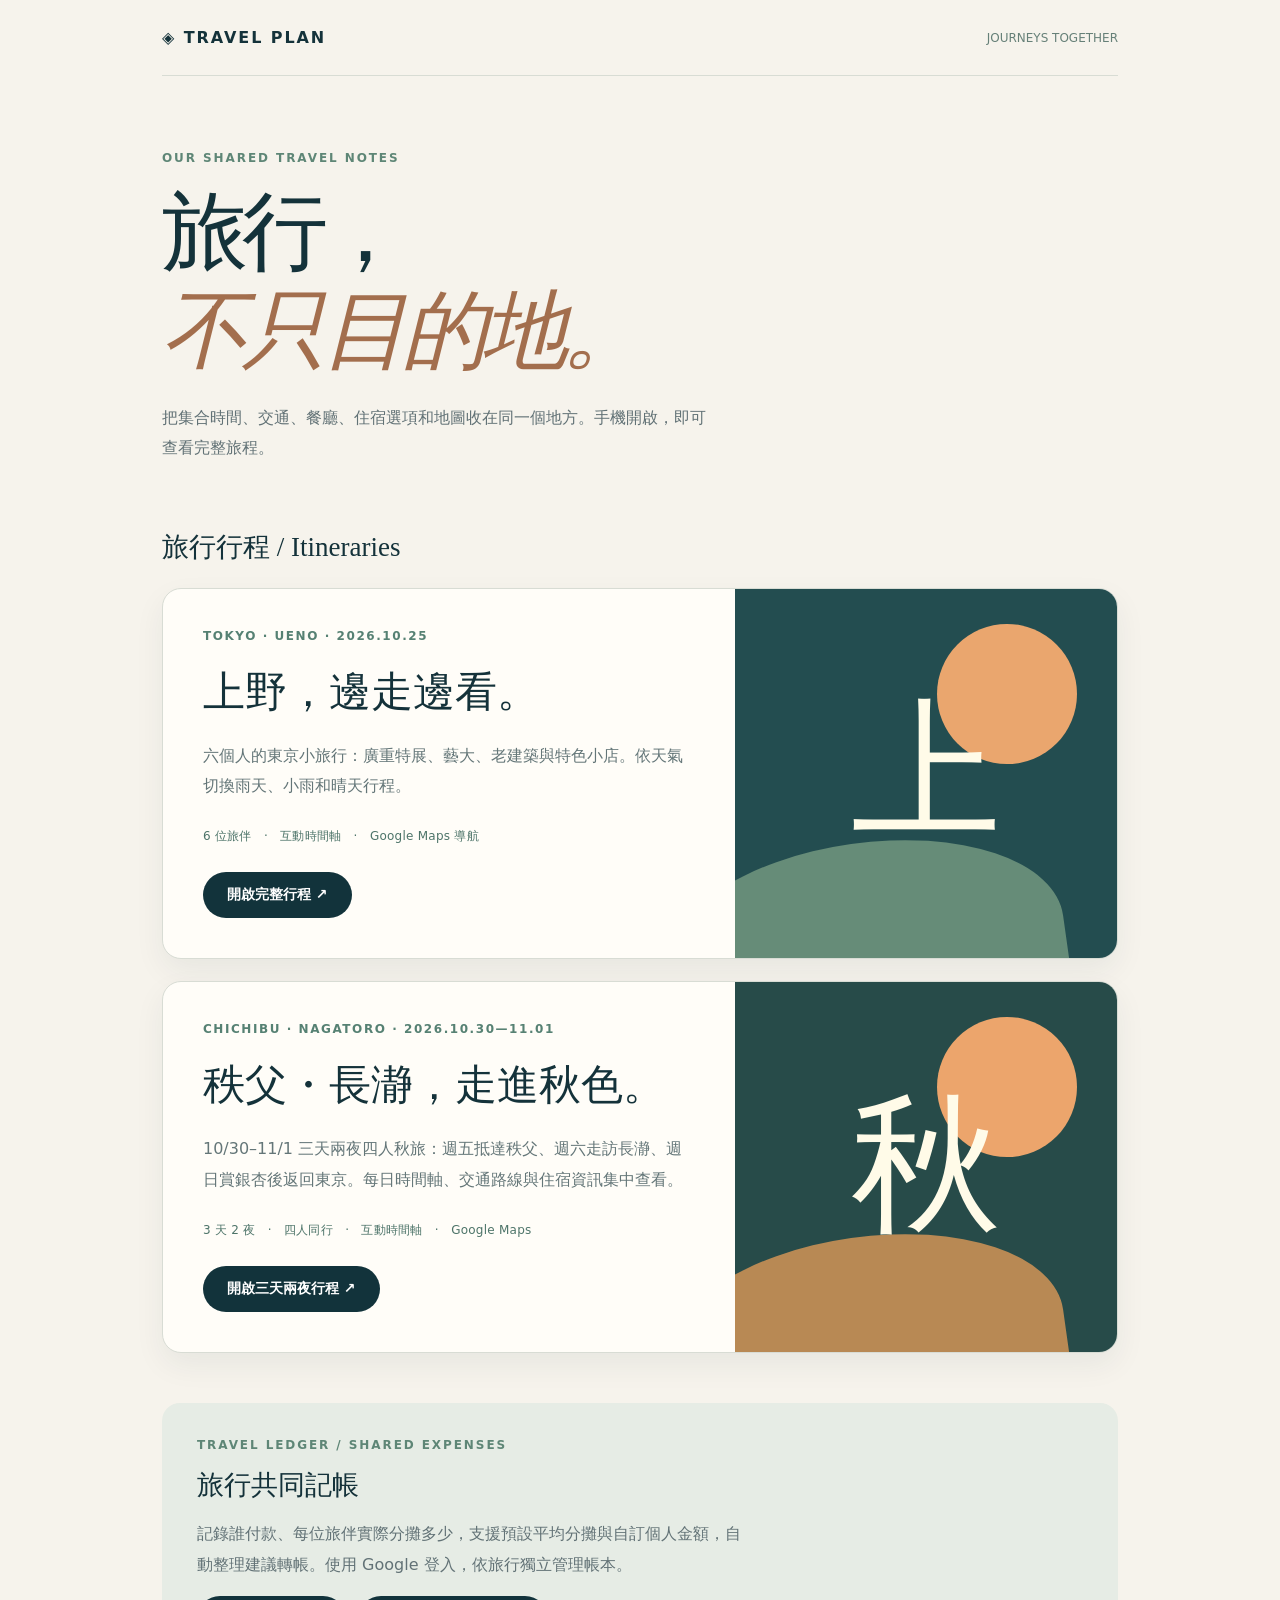
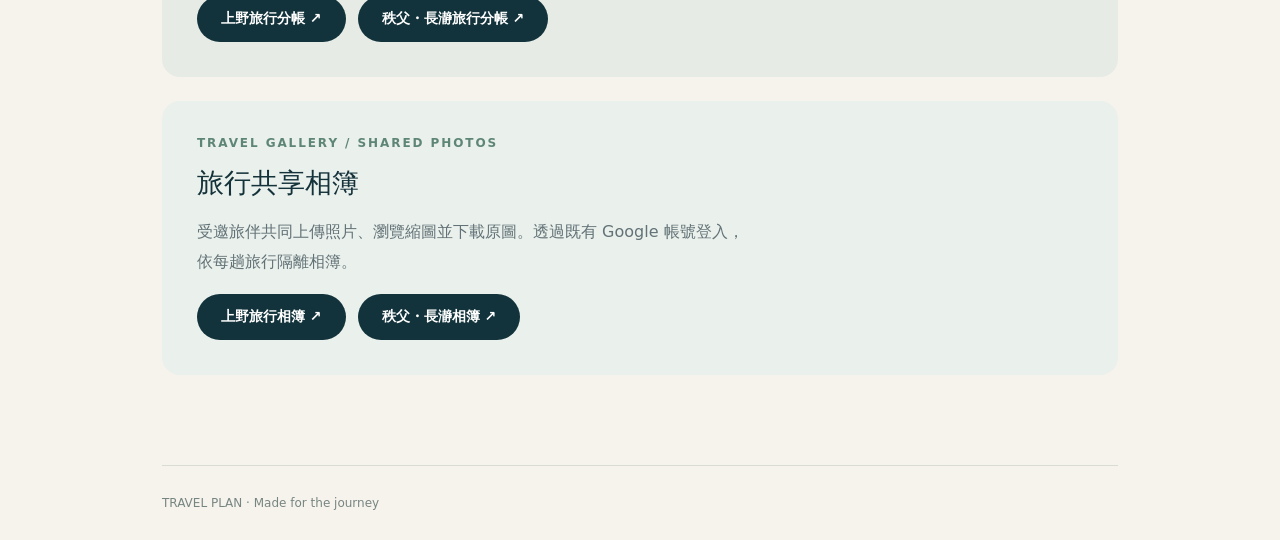
<file: index.html>
<!doctype html>
<html lang="zh-Hant"><head><meta charset="utf-8"><meta name="viewport" content="width=device-width, initial-scale=1"><meta name="theme-color" content="#102c34"><meta name="description" content="旅行行程共享入口"><title>Travel Plan | 旅行計畫</title><style>
:root{font-family:system-ui,-apple-system,"Noto Sans TC",sans-serif;color:#14323a;background:#f6f3ec}*{box-sizing:border-box}body{margin:0}.wrap{max-width:1000px;margin:auto;padding:0 22px}header{display:flex;justify-content:space-between;align-items:center;padding:28px 0;border-bottom:1px solid #d8dcd4}header b{letter-spacing:.12em}header span{font-size:12px;color:#668078}main{padding:75px 0 90px}.eyebrow{font-size:12px;letter-spacing:.16em;color:#5e8676;font-weight:750}h1{font-family:Georgia,serif;font-weight:500;font-size:clamp(50px,7vw,86px);line-height:1.15;letter-spacing:-.07em;margin:18px 0 22px}h1 em{color:#a36e4d;font-weight:400}.lead{color:#627276;line-height:1.9;max-width:550px}h2{font-family:Georgia,serif;font-weight:500;font-size:27px;margin:65px 0 23px}.trip-grid{display:grid;gap:22px}.art.fall{background:#274b49}.art.fall:before{background:#eca56c}.art.fall:after{background:#b88954}.card{display:grid;grid-template-columns:1fr 40%;border:1px solid #d8dcd4;border-radius:19px;overflow:hidden;background:#fffdf8;box-shadow:0 12px 30px #17333d10}.content{padding:40px}.tag{font-size:12px;color:#568173;font-weight:750;letter-spacing:.13em}.card h3{font-family:Georgia,serif;font-size:clamp(29px,4vw,42px);font-weight:500;margin:21px 0}.card p{line-height:1.9;color:#647678}.meta{font-size:12px;letter-spacing:.02em;color:#4d7469;margin:27px 0}.btn{display:inline-block;background:#12333b;color:white;text-decoration:none;border-radius:30px;padding:14px 24px;font-size:14px;font-weight:650}.art{background:#234d50;min-height:330px;display:flex;align-items:center;justify-content:center;position:relative;overflow:hidden}.art:before{content:"";position:absolute;background:#eaa66e;width:140px;height:140px;border-radius:50%;top:35px;right:40px}.art:after{content:"";position:absolute;background:#668c78;width:400px;height:200px;border-radius:50% 50% 0 0;bottom:-85px;left:-70px;transform:rotate(-8deg)}.art span{font-family:serif;color:#fffbe8;font-size:150px;z-index:1}footer{padding:30px 0;border-top:1px solid #d8dcd4;font-size:12px;color:#778582}@media(max-width:650px){main{padding-top:40px}.card{grid-template-columns:1fr}.art{grid-row:1;min-height:200px}.art span{font-size:110px}.content{padding:28px}h2{margin-top:45px}}
</style></head><body><div class="wrap"><header><b>◈ TRAVEL PLAN</b><span>JOURNEYS TOGETHER</span></header><main><div class="eyebrow">OUR SHARED TRAVEL NOTES</div><h1>旅行，<br><em>不只目的地。</em></h1><p class="lead">把集合時間、交通、餐廳、住宿選項和地圖收在同一個地方。手機開啟，即可查看完整旅程。</p><h2>旅行行程 / Itineraries</h2><div class="trip-grid"><article class="card"><div class="content"><div class="tag">TOKYO · UENO · 2026.10.25</div><h3>上野，邊走邊看。</h3><p>六個人的東京小旅行：廣重特展、藝大、老建築與特色小店。依天氣切換雨天、小雨和晴天行程。</p><div class="meta">6 位旅伴　·　互動時間軸　·　Google Maps 導航</div><a class="btn" href="./ueno-trip/">開啟完整行程 ↗</a></div><div class="art"><span>上</span></div></article><article class="card"><div class="content"><div class="tag">CHICHIBU · NAGATORO · 2026.10.30—11.01</div><h3>秩父・長瀞，走進秋色。</h3><p>10/30–11/1 三天兩夜四人秋旅：週五抵達秩父、週六走訪長瀞、週日賞銀杏後返回東京。每日時間軸、交通路線與住宿資訊集中查看。</p><div class="meta">3 天 2 夜　·　四人同行　·　互動時間軸　·　Google Maps</div><a class="btn" href="./chichibu-kawagoe/">開啟三天兩夜行程 ↗</a></div><div class="art fall"><span>秋</span></div></article></div><section aria-label="旅行共同分帳" style="margin-top:50px;padding:35px;background:#e6ece5;border-radius:18px"><div class="eyebrow">TRAVEL LEDGER / SHARED EXPENSES</div><h2 style="margin:15px 0">旅行共同記帳</h2><p class="lead">記錄誰付款、每位旅伴實際分攤多少，支援預設平均分攤與自訂個人金額，自動整理建議轉帳。使用 Google 登入，依旅行獨立管理帳本。</p><div style="display:flex;gap:12px;flex-wrap:wrap"><a class="btn" href="./expense-tracker/?trip=ueno-2026">上野旅行分帳 ↗</a><a class="btn" href="./expense-tracker/?trip=chichibu-kawagoe-2026">秩父・長瀞旅行分帳 ↗</a></div></section><section aria-label="旅行共享相簿" style="margin-top:24px;padding:35px;background:#eaf0ec;border-radius:18px"><div class="eyebrow">TRAVEL GALLERY / SHARED PHOTOS</div><h2 style="margin:15px 0">旅行共享相簿</h2><p class="lead">受邀旅伴共同上傳照片、瀏覽縮圖並下載原圖。透過既有 Google 帳號登入，依每趟旅行隔離相簿。</p><div style="display:flex;gap:12px;flex-wrap:wrap"><a class="btn" href="./photo-gallery/?trip=ueno-2026">上野旅行相簿 ↗</a><a class="btn" href="./photo-gallery/?trip=chichibu-kawagoe-2026">秩父・長瀞相簿 ↗</a></div></section></main><footer>TRAVEL PLAN · Made for the journey</footer></div></body></html>
</file>
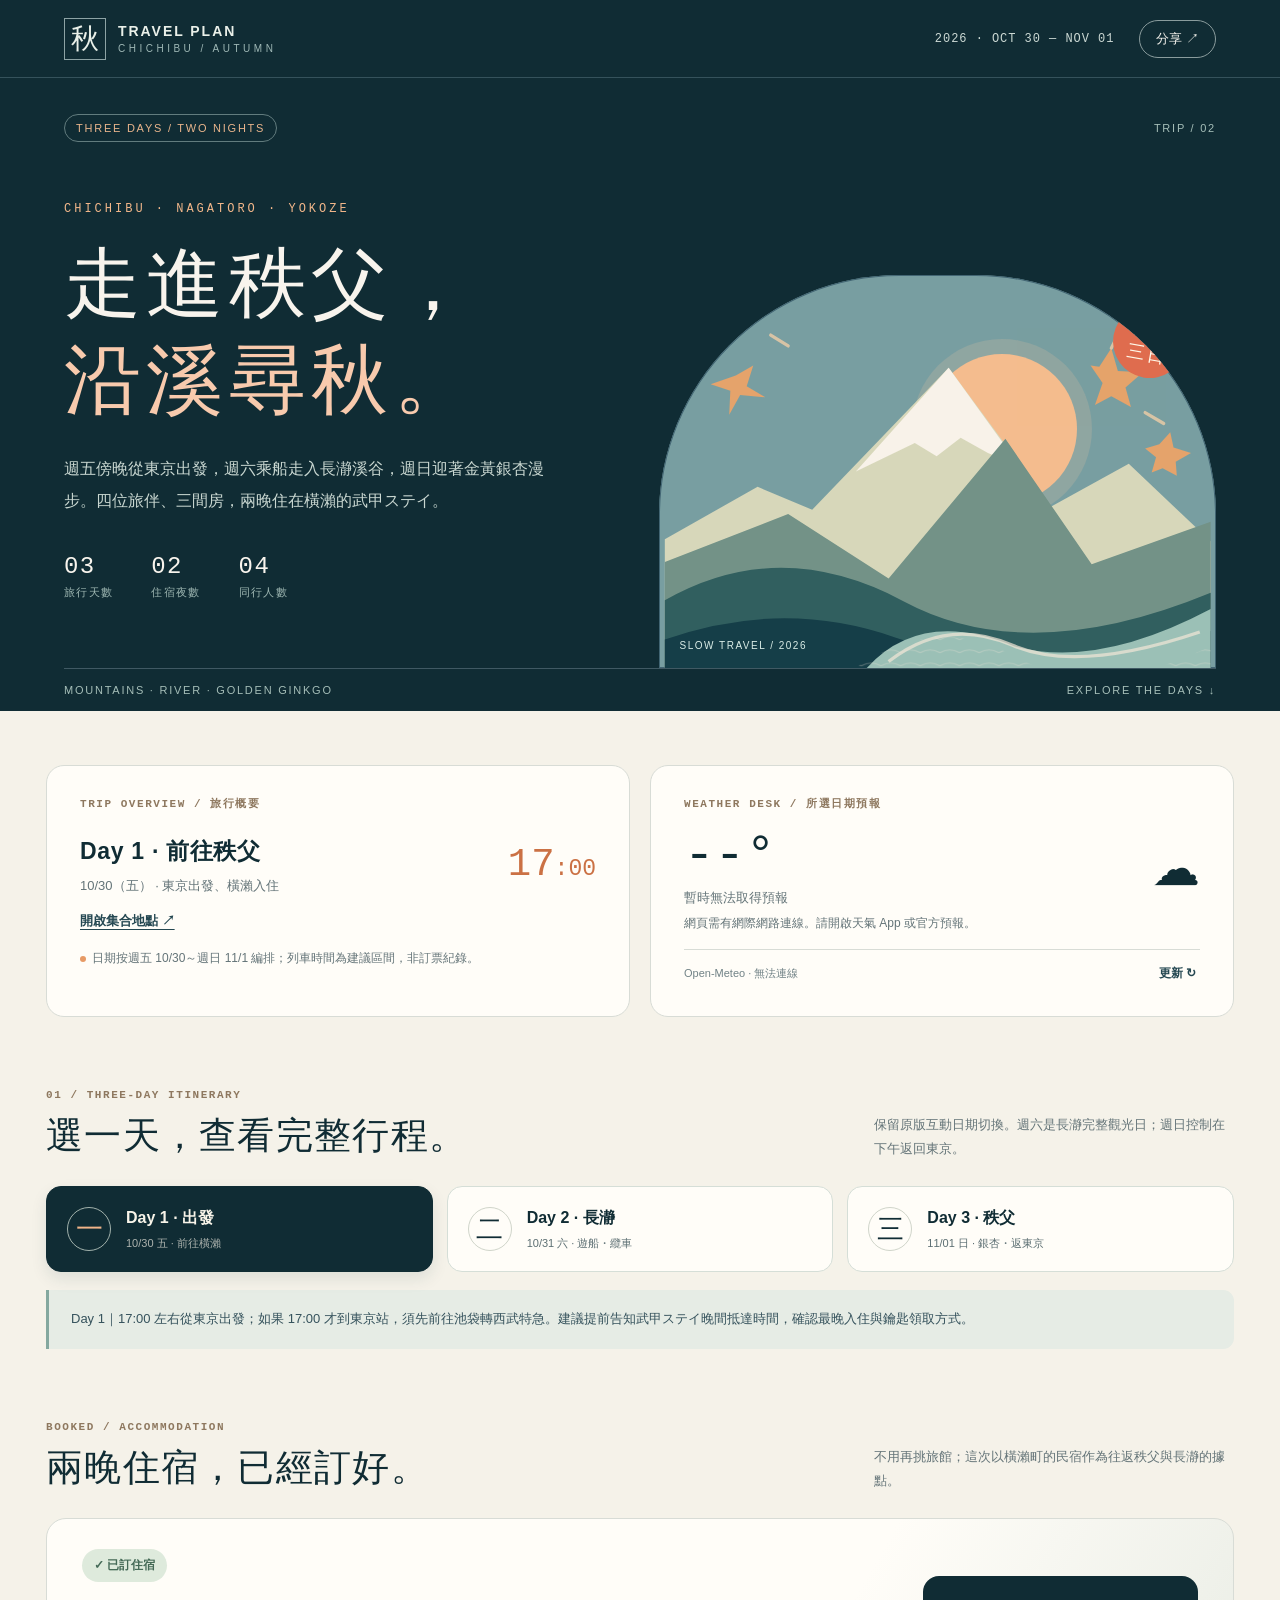
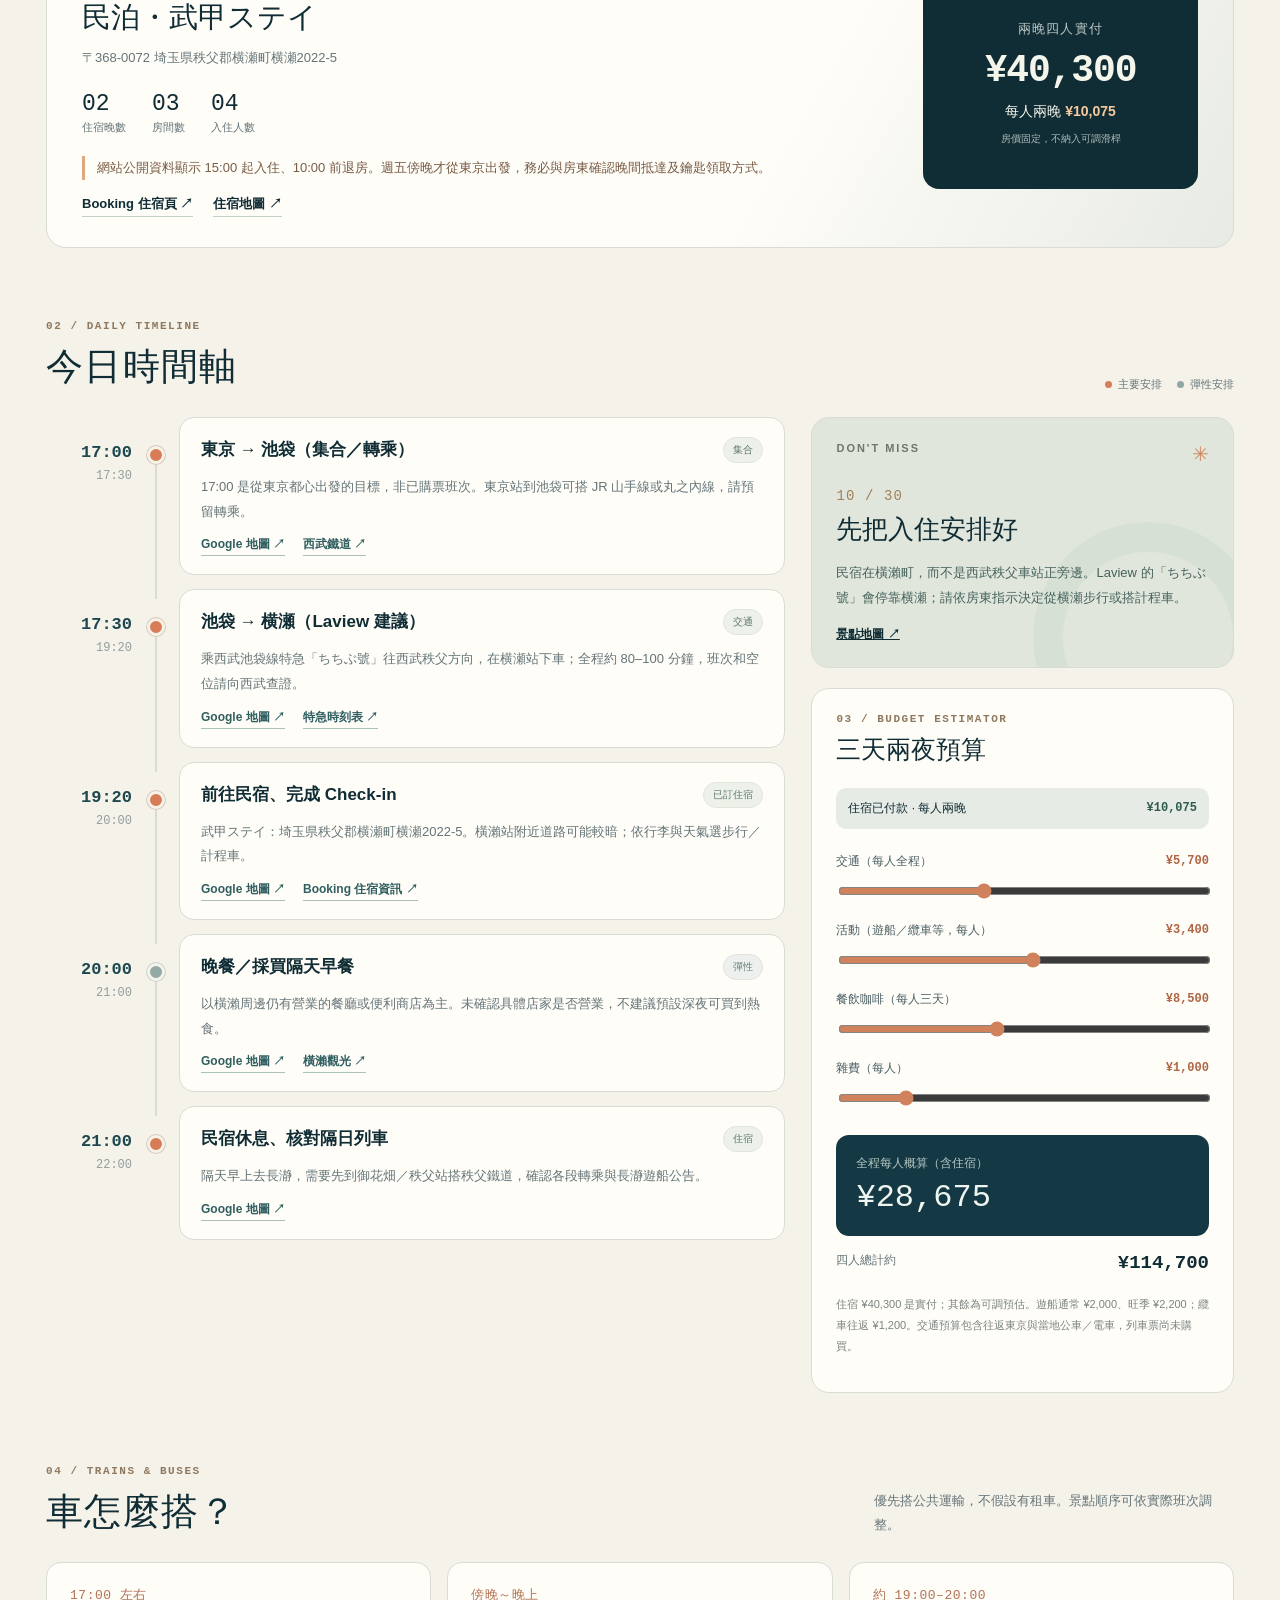
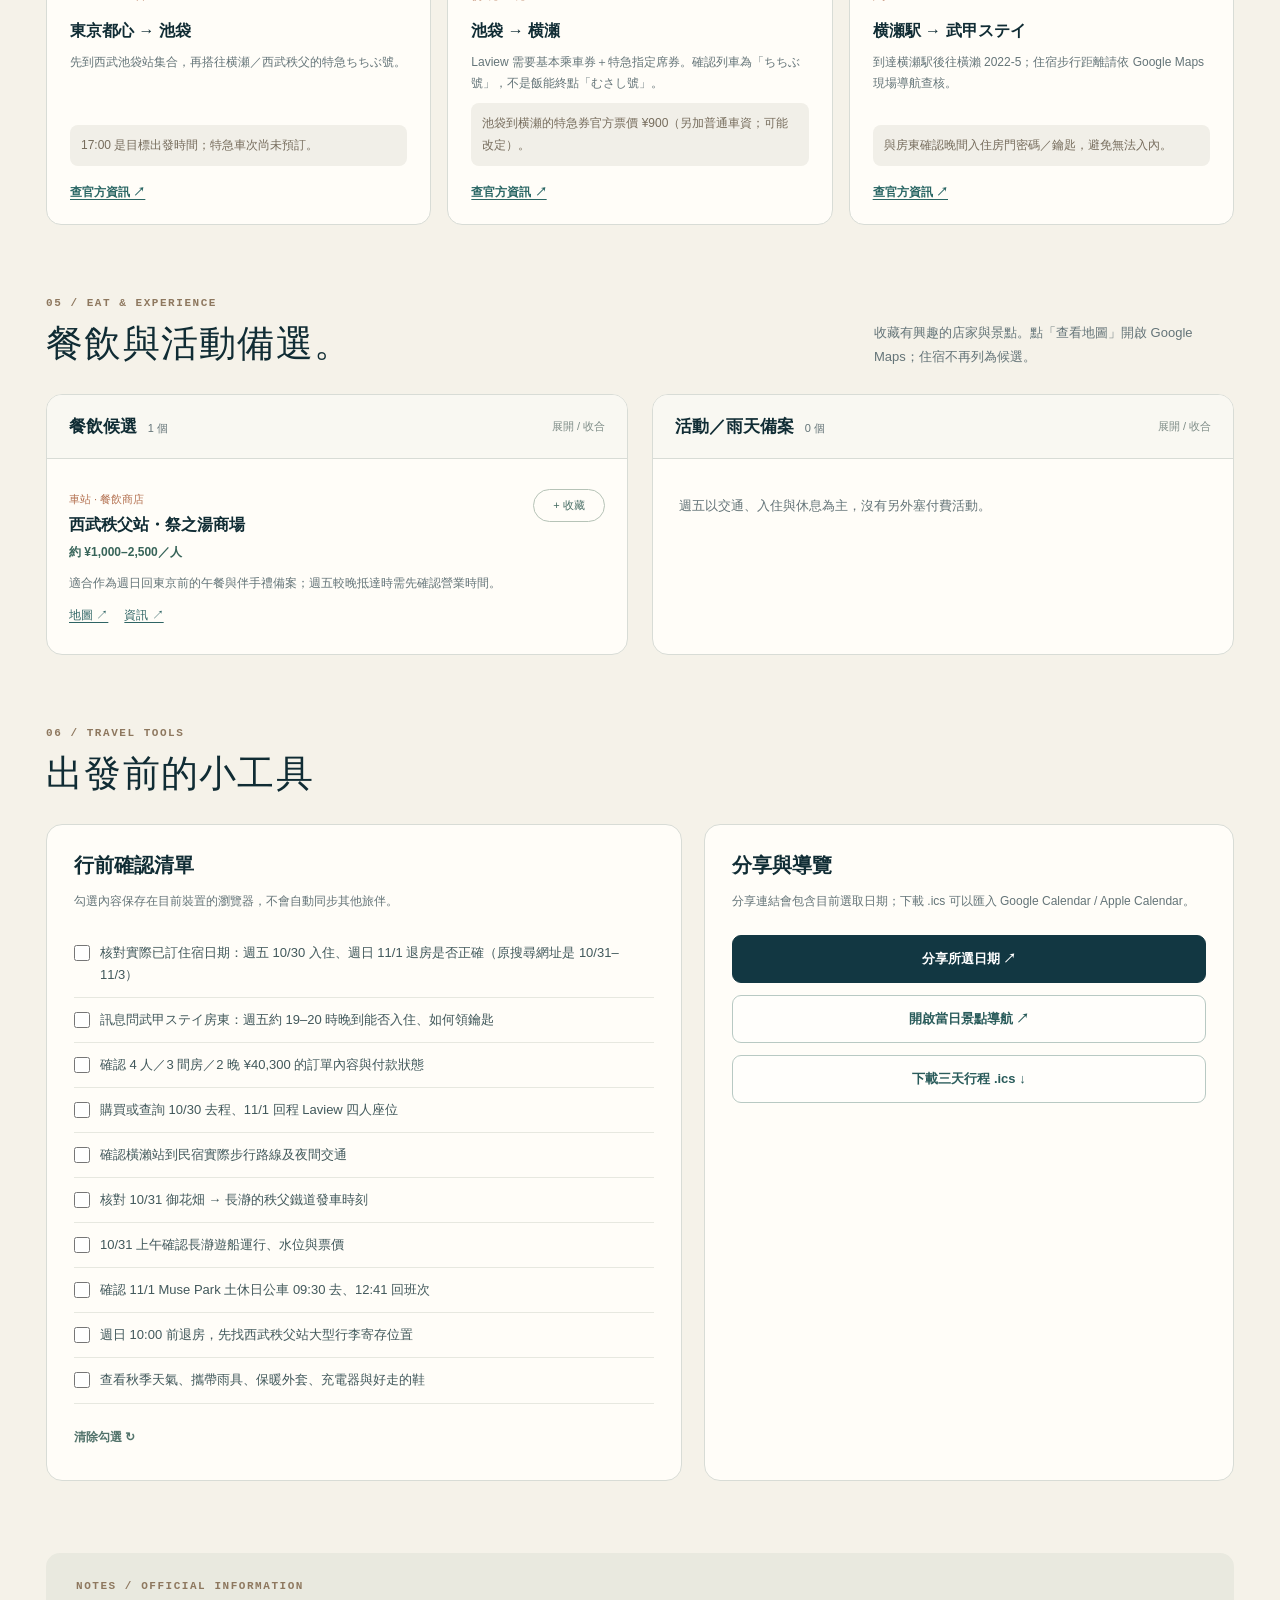
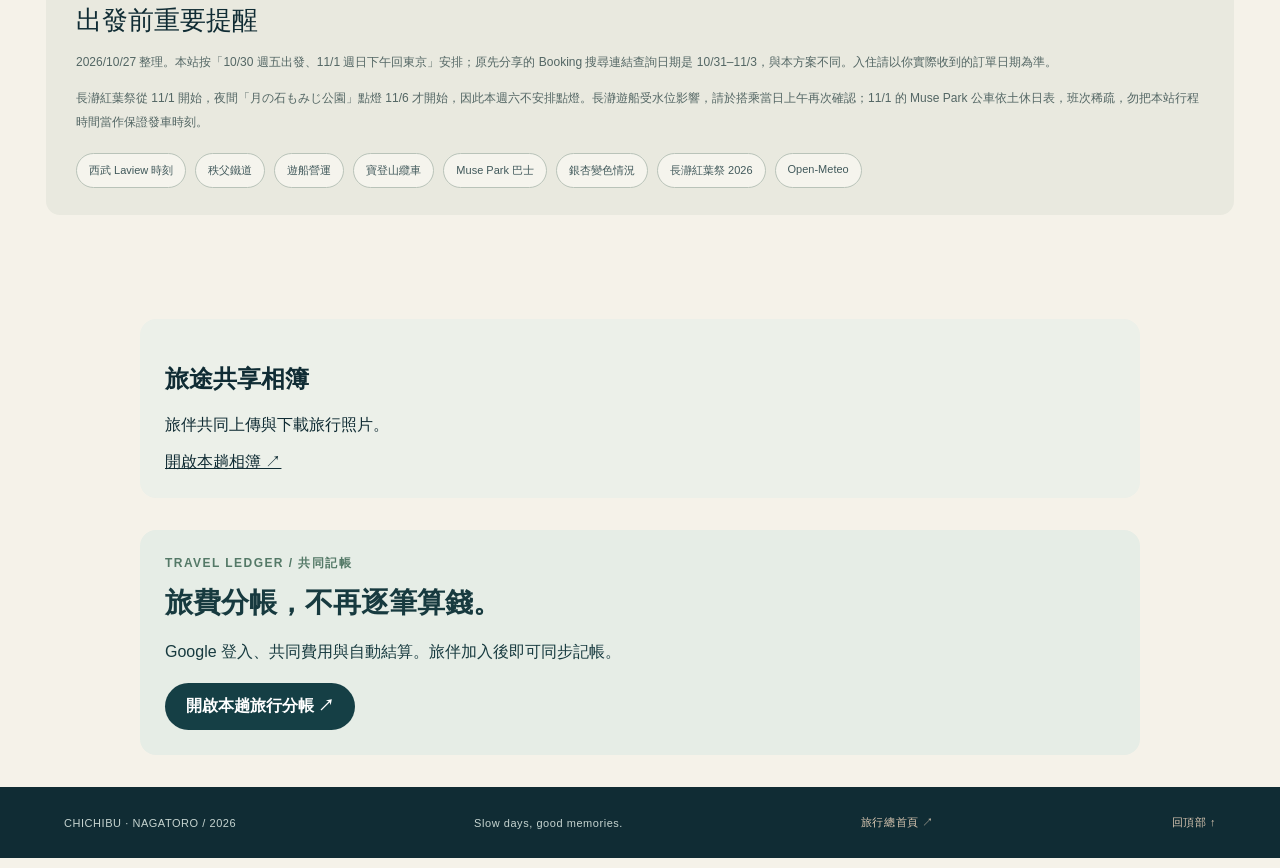
<file: chichibu-kawagoe/index.html>
<!doctype html>
<html lang="zh-Hant">
<head>
<meta charset="UTF-8">
<meta name="viewport" content="width=device-width, initial-scale=1, viewport-fit=cover">
<meta name="theme-color" content="#102c34">
<meta name="description" content="2026/10/30–11/01 秩父・長瀞三天兩夜四人秋日旅行，互動時間軸、交通、武甲ステイ住宿、地圖、預算與行前清單。">
<meta property="og:type" content="website">
<meta property="og:title" content="秩父・長瀞｜三天兩夜秋日旅行">
<meta property="og:description" content="週五傍晚從東京出發，週六走長瀞，週日看秩父銀杏，四人入住已訂的武甲ステイ。">
<title>秩父・長瀞｜2026 秋日三天兩夜</title>
<link rel="icon" href="favicon.svg" type="image/svg+xml">
<link rel="stylesheet" href="styles.css">
<script src="app.js" defer></script>

</head>
<body>
<a class="skip-link" href="#schedule">跳到行程</a>
<header class="site-header">
  <a class="brand" href="../" aria-label="返回 Travel Plan 總首頁">
    <span class="brand-mark" aria-hidden="true">秋</span><span class="brand-caption">TRAVEL PLAN <small>CHICHIBU / AUTUMN</small></span>
  </a>
  <div class="header-actions"><span class="header-date">2026 · OCT 30 — NOV 01</span><button class="header-share" id="shareTop" type="button">分享 ↗</button></div>
</header>
<main id="top">
  <section class="hero" aria-labelledby="hero-title">
    <div class="hero-topline"><span class="pill pill-bright">THREE DAYS / TWO NIGHTS</span><span class="hero-index">TRIP / 02</span></div>
    <div class="hero-grid">
      <div class="hero-copy">
        <div class="kicker">CHICHIBU · NAGATORO · YOKOZE</div>
        <h1 id="hero-title">走進秩父，<br><em>沿溪尋秋。</em></h1>
        <p class="hero-subtitle">週五傍晚從東京出發，週六乘船走入長瀞溪谷，週日迎著金黃銀杏漫步。四位旅伴、三間房，兩晚住在橫瀨的武甲ステイ。</p>
        <div class="hero-meta"><span><b>03</b><small>旅行天數</small></span><span><b>02</b><small>住宿夜數</small></span><span><b>04</b><small>同行人數</small></span></div>
      </div>
      <div class="hero-visual autumn-visual" role="img" aria-label="延續原網站風格的山巒、溪流、夕陽和楓葉插畫">
        <div class="art-rising-sun"></div>
        <svg viewBox="0 0 500 360" xmlns="http://www.w3.org/2000/svg" aria-hidden="true" focusable="false">
          <defs><pattern id="river-lines" width="18" height="12" patternUnits="userSpaceOnUse"><path d="M0 10Q9 5 18 10" fill="none" stroke="#f2e7d8" opacity=".3"/></pattern></defs>
          <path d="M0 242L85 194L135 215L260 85L354 212L425 173L500 244V360H0Z" fill="#d7d7ba"/>
          <path d="M175 180L260 85L325 175L296 163L271 149L249 166L229 154Z" fill="#f8f2e9"/>
          <path d="M0 263L113 219L205 278L312 150L391 265L500 226V360H0Z" fill="#739287"/>
          <path d="M0 298Q105 238 219 299T500 291V360H0Z" fill="#315f5f"/>
          <path d="M0 334Q108 296 211 332T500 326V360H0Z" fill="#153e48"/>
          <path d="M185 360Q235 305 320 340Q396 361 500 306V360Z" fill="#9bc0b6"/>
          <path d="M205 354Q258 313 318 339T490 327" fill="none" stroke="#f2e7d8" stroke-width="3" opacity=".7"/>
          <path d="M174 360Q250 309 322 350T500 340V360Z" fill="url(#river-lines)"/>
          <g fill="#e5a36b"><path d="M65 92l16-9-6 19 17 10-23-2-10 18 1-22-18-6z"/><path d="M398 84l11-17 6 21 23 1-16 14 5 18-18-10-15 8 7-20-11-16z"/><path d="M453 155l10-11 3 14 16 5-14 8 1 13-13-7-10 4 4-14-10-8z"/></g>
          <g stroke="#efcda7" stroke-width="3" stroke-linecap="round" opacity=".8"><path d="M97 55l16 10"/><path d="M417 51l-8 16"/><path d="M440 126l17 10"/></g>
        </svg>
        <div class="visual-stamp">秋旅<br>三日</div><span class="visual-label">SLOW TRAVEL / 2026</span>
      </div>
    </div>
    <div class="hero-bottom"><span>MOUNTAINS · RIVER · GOLDEN GINKGO</span><span>EXPLORE THE DAYS ↓</span></div>
  </section>

  <div class="page-shell">
    <section class="intro-grid" aria-label="旅行概要與天氣">
      <article class="info-card meet-card">
        <div class="section-eyebrow">TRIP OVERVIEW / 旅行概要</div>
        <div class="meet-head"><div><h2 id="overviewTitle">Day 1 · 前往秩父</h2><p id="overviewDate">10/30（五）· 晚間入住</p></div><div class="meet-clock" id="overviewClock">17<span>:00</span></div></div>
        <a class="text-link" id="meetMap" href="https://www.google.com/maps/search/?api=1&query=Tokyo+Station" target="_blank" rel="noopener noreferrer">開啟集合地點 ↗</a>
        <div class="small-note"><span class="tiny-dot"></span>日期按週五 10/30～週日 11/1 編排；列車時間為建議區間，非訂票紀錄。</div>
      </article>
      <article class="info-card weather-card" id="weatherBox">
        <div class="section-eyebrow">WEATHER DESK / 所選日期預報</div>
        <div class="weather-main"><div><div class="weather-temp" id="weatherTemp">--°</div><div id="weatherLabel" class="weather-label">連線取得預報中…</div></div><div class="weather-symbol" id="weatherSymbol" aria-hidden="true">☁</div></div>
        <div class="weather-forecast" id="weatherForecast">天氣資料由 Open-Meteo 提供，依選擇日期顯示。</div>
        <div class="weather-footer"><span id="weatherChecked">Open-Meteo · 日本時間</span><button type="button" class="subtle-button" id="reloadWeather">更新 ↻</button></div>
      </article>
    </section>

    <section class="mode-section" aria-labelledby="mode-title">
      <div class="section-heading"><div><div class="section-eyebrow">01 / THREE-DAY ITINERARY</div><h2 id="mode-title">選一天，查看完整行程。</h2></div><p>保留原版互動日期切換。週六是長瀞完整觀光日；週日控制在下午返回東京。</p></div>
      <div class="mode-switch day-switch" role="group" aria-label="選擇旅行日期">
        <button type="button" class="mode-btn" data-day="1" aria-pressed="true"><span class="mode-icon">一</span><span><strong>Day 1 · 出發</strong><small>10/30 五 · 前往橫瀨</small></span></button>
        <button type="button" class="mode-btn" data-day="2" aria-pressed="false"><span class="mode-icon">二</span><span><strong>Day 2 · 長瀞</strong><small>10/31 六 · 遊船・纜車</small></span></button>
        <button type="button" class="mode-btn" data-day="3" aria-pressed="false"><span class="mode-icon">三</span><span><strong>Day 3 · 秩父</strong><small>11/01 日 · 銀杏・返東京</small></span></button>
      </div>
      <div class="mode-notice" id="modeNotice" role="status" aria-live="polite"></div>
    </section>

    <section class="stay-section" aria-labelledby="stay-title">
      <div class="section-heading"><div><div class="section-eyebrow">BOOKED / ACCOMMODATION</div><h2 id="stay-title">兩晚住宿，已經訂好。</h2></div><p>不用再挑旅館；這次以橫瀨町的民宿作為往返秩父與長瀞的據點。</p></div>
      <article class="stay-card">
        <div class="stay-text"><div class="stay-badge">✓ 已訂住宿</div><h3>民泊・武甲ステイ</h3><p>〒368-0072 埼玉県秩父郡横瀬町横瀬2022-5</p><div class="stay-facts"><span><b>02</b><small>住宿晚數</small></span><span><b>03</b><small>房間數</small></span><span><b>04</b><small>入住人數</small></span></div><p class="stay-reminder">網站公開資料顯示 15:00 起入住、10:00 前退房。週五傍晚才從東京出發，務必與房東確認晚間抵達及鑰匙領取方式。</p><div class="stay-actions"><a href="https://www.booking.com/hotel/jp/wu-jia-sutei.zh-tw.html" target="_blank" rel="noopener noreferrer">Booking 住宿頁 ↗</a><a href="https://www.google.com/maps/search/?api=1&query=%E6%AD%A6%E7%94%B2%E3%82%B9%E3%83%86%E3%82%A4+2022-5+%E6%A8%AA%E7%80%AC" target="_blank" rel="noopener noreferrer">住宿地圖 ↗</a></div></div>
        <div class="stay-price"><small>兩晚四人實付</small><strong>¥40,300</strong><span>每人兩晚 <b>¥10,075</b></span><em>房價固定，不納入可調滑桿</em></div>
      </article>
    </section>

    <section class="schedule-section" id="schedule" aria-labelledby="schedule-title">
      <div class="section-heading schedule-heading"><div><div class="section-eyebrow">02 / DAILY TIMELINE</div><h2 id="schedule-title">今日時間軸</h2></div><div class="schedule-right"><span class="schedule-key"><i></i>主要安排</span><span class="schedule-key"><i></i>彈性安排</span></div></div>
      <div class="schedule-layout">
        <div class="timeline" id="timeline" aria-live="polite"></div>
        <aside class="side-column">
          <article class="side-card highlight-card"><div class="highlight-top"><span class="small-label">DON'T MISS</span><span class="tiny-sun">✳</span></div><p class="highlight-no" id="highlightDate">10 / 30</p><h3 id="highlightTitle">今晚先好好入住</h3><p id="highlightDesc"></p><a id="highlightLink" href="#" target="_blank" rel="noopener noreferrer">景點地圖 ↗</a></article>
          <article class="side-card budget-card" id="budget">
            <div class="section-eyebrow">03 / BUDGET ESTIMATOR</div><h3>三天兩夜預算</h3>
            <p class="fixed-cost"><span>住宿已付款 · 每人兩晚</span><strong>¥10,075</strong></p>
            <label class="field-label" for="transportCost">交通（每人全程） <output id="transportCostOut"></output></label><input type="range" id="transportCost" min="3000" max="10000" step="100" value="5700">
            <label class="field-label" for="activityCost">活動（遊船／纜車等，每人） <output id="activityCostOut"></output></label><input type="range" id="activityCost" min="0" max="6500" step="100" value="3400">
            <label class="field-label" for="foodCost">餐飲咖啡（每人三天） <output id="foodCostOut"></output></label><input type="range" id="foodCost" min="3000" max="16000" step="500" value="8500">
            <label class="field-label" for="miscCost">雜費（每人） <output id="miscCostOut"></output></label><input type="range" id="miscCost" min="0" max="6000" step="500" value="1000">
            <div class="budget-total"><small>全程每人概算（含住宿）</small><strong id="perBudget">¥ --</strong></div><div class="budget-per">四人總計約 <strong id="totalBudget">¥ --</strong></div>
            <p class="range-help">住宿 ¥40,300 是實付；其餘為可調預估。遊船通常 ¥2,000、旺季 ¥2,200；纜車往返 ¥1,200。交通預算包含往返東京與當地公車／電車，列車票尚未購買。</p>
          </article>
        </aside>
      </div>
    </section>

    <section class="transit-section" id="transport" aria-labelledby="transport-title"><div class="section-heading"><div><div class="section-eyebrow">04 / TRAINS & BUSES</div><h2 id="transport-title">車怎麼搭？</h2></div><p>優先搭公共運輸，不假設有租車。景點順序可依實際班次調整。</p></div><div id="transportCards" class="transit-grid" aria-live="polite"></div></section>

    <section class="food-section" id="food" aria-labelledby="food-title"><div class="section-heading"><div><div class="section-eyebrow">05 / EAT & EXPERIENCE</div><h2 id="food-title">餐飲與活動備選。</h2></div><p>收藏有興趣的店家與景點。點「查看地圖」開啟 Google Maps；住宿不再列為候選。</p></div><div class="choice-columns"><details class="choice-group" open><summary><span>餐飲候選 <small id="foodCount"></small></span><span class="summary-open">展開 / 收合</span></summary><div class="choice-list" id="foodChoices"></div></details><details class="choice-group" open><summary><span>活動／雨天備案 <small id="activityCount"></small></span><span class="summary-open">展開 / 收合</span></summary><div class="choice-list" id="activityChoices"></div></details></div></section>

    <section class="tools-section" aria-labelledby="tools-title"><div class="section-heading"><div><div class="section-eyebrow">06 / TRAVEL TOOLS</div><h2 id="tools-title">出發前的小工具</h2></div></div><div class="tools-grid"><article class="tool-card"><h3>行前確認清單</h3><p>勾選內容保存在目前裝置的瀏覽器，不會自動同步其他旅伴。</p><div class="checklist" id="checklist"></div><button class="reset-button" id="resetChecklist" type="button">清除勾選 ↻</button></article><article class="tool-card"><h3>分享與導覽</h3><p>分享連結會包含目前選取日期；下載 .ics 可以匯入 Google Calendar / Apple Calendar。</p><div class="action-stack"><button class="action-primary" id="sharePlan" type="button">分享所選日期 ↗</button><a class="action-secondary" id="routeLink" href="https://www.google.com/maps/" target="_blank" rel="noopener noreferrer">開啟當日景點導航 ↗</a><button class="action-secondary" id="downloadCalendar" type="button">下載三天行程 .ics ↓</button></div><div class="copy-message" id="copyMessage" role="status" aria-live="polite"></div></article></div></section>
    <section class="source-section" aria-labelledby="source-title"><div class="section-eyebrow">NOTES / OFFICIAL INFORMATION</div><h2 id="source-title">出發前重要提醒</h2><p>2026/10/27 整理。本站按「10/30 週五出發、11/1 週日下午回東京」安排；原先分享的 Booking 搜尋連結查詢日期是 10/31–11/3，與本方案不同。入住請以你實際收到的訂單日期為準。</p><p>長瀞紅葉祭從 11/1 開始，夜間「月の石もみじ公園」點燈 11/6 才開始，因此本週六不安排點燈。長瀞遊船受水位影響，請於搭乘當日上午再次確認；11/1 的 Muse Park 公車依土休日表，班次稀疏，勿把本站行程時間當作保證發車時刻。</p><div class="source-links"><a href="https://www.seiburailway.jp/railway/reservedtrain/timetable/" target="_blank" rel="noopener noreferrer">西武 Laview 時刻</a><a href="https://www.chichibu-railway.co.jp/" target="_blank" rel="noopener noreferrer">秩父鐵道</a><a href="https://www.chichibu-railway.co.jp/nagatoro/boat.html" target="_blank" rel="noopener noreferrer">遊船營運</a><a href="https://www.hodosan-ropeway.co.jp/information" target="_blank" rel="noopener noreferrer">寶登山纜車</a><a href="https://www.muse-park.com/access" target="_blank" rel="noopener noreferrer">Muse Park 巴士</a><a href="https://www.muse-park.com/flower" target="_blank" rel="noopener noreferrer">銀杏變色情況</a><a href="https://www.nagatoro.gr.jp/kouyo2026/" target="_blank" rel="noopener noreferrer">長瀞紅葉祭 2026</a><a href="https://open-meteo.com/" target="_blank" rel="noopener noreferrer">Open-Meteo</a></div></section>
  </div>
<section aria-label="旅行共享相簿" style="margin:24px auto;max-width:1000px;padding:25px;background:#ecf0e9;border-radius:16px"><h2>旅途共享相簿</h2><p>旅伴共同上傳與下載旅行照片。</p><a href="../photo-gallery/?trip=chichibu-kawagoe-2026">開啟本趟相簿 ↗</a></section><section aria-label="旅行共同分帳" style="margin:32px auto;max-width:1000px;padding:25px;background:#e6ede6;color:#173a3f;border-radius:16px"><div style="font-size:12px;letter-spacing:.12em;font-weight:800;color:#547967">TRAVEL LEDGER / 共同記帳</div><h2 style="margin:12px 0;font-size:28px">旅費分帳，不再逐筆算錢。</h2><p style="line-height:1.8">Google 登入、共同費用與自動結算。旅伴加入後即可同步記帳。</p><a style="display:inline-block;padding:13px 21px;border-radius:28px;background:#153f45;color:#fff;text-decoration:none;font-weight:750" href="../expense-tracker/?trip=chichibu-kawagoe-2026">開啟本趟旅行分帳 ↗</a></section>
</main>
<footer class="site-footer"><span>CHICHIBU · NAGATORO / 2026</span><span>Slow days, good memories.</span><a href="../">旅行總首頁 ↗</a><a href="#top">回頂部 ↑</a></footer>
<div class="toast" id="toast" role="status" aria-live="polite"></div>
</body>
</html>
</file>
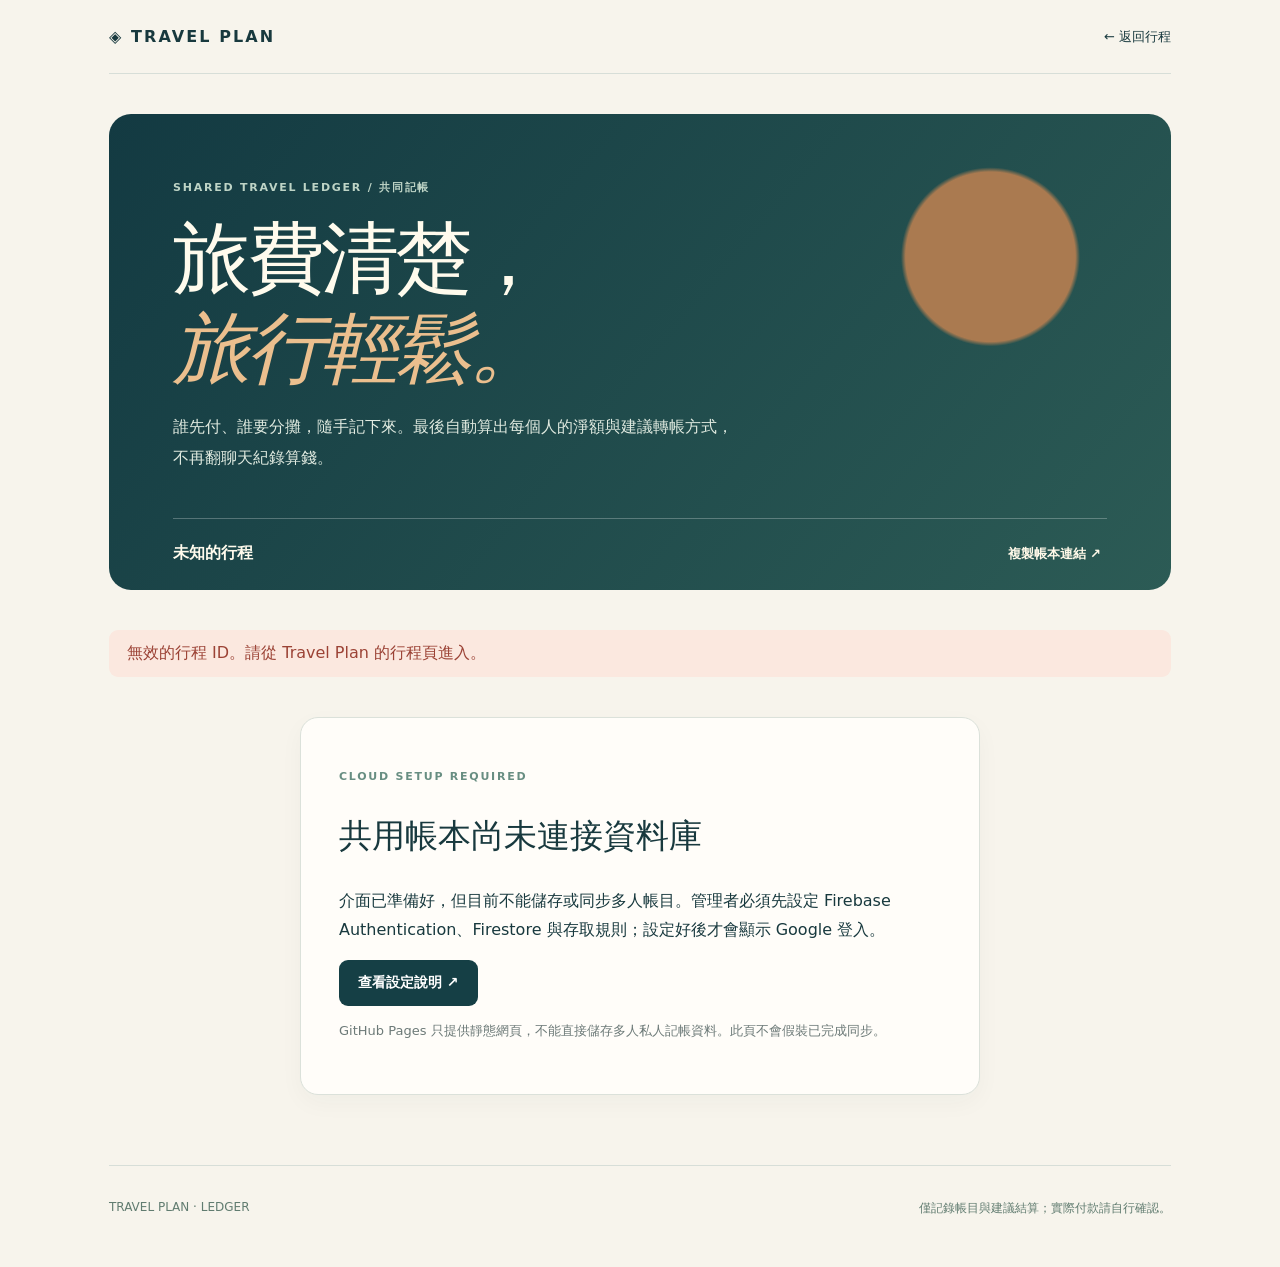
<file: expense-tracker/index.html>
<!doctype html>
<html lang="zh-Hant">
<head>
  <meta charset="utf-8">
  <meta name="viewport" content="width=device-width,initial-scale=1,viewport-fit=cover">
  <meta name="theme-color" content="#102c34">
  <meta name="description" content="Travel Plan 共用分帳：Google 登入、多人記帳與旅費結算。">
  <title>Travel Ledger｜旅行共用分帳</title>
  <link rel="stylesheet" href="./styles.css">
  <script type="module" src="./app.js"></script>
</head>
<body>
  <a href="#main" class="skip-link">跳到分帳內容</a>
  <div class="shell">
    <header class="topbar">
      <a class="brand" href="../">◈ TRAVEL PLAN</a>
      <nav aria-label="頁面導覽">
        <a id="tripBack" href="../">← 返回行程</a>
        <button id="signOutBtn" type="button" class="ghost" hidden>登出</button>
      </nav>
    </header>
    <main id="main">
      <section class="hero">
        <p class="eyebrow">SHARED TRAVEL LEDGER / 共同記帳</p>
        <h1>旅費清楚，<br><em>旅行輕鬆。</em></h1>
        <p class="hero-lead">誰先付、誰要分攤，隨手記下來。最後自動算出每個人的淨額與建議轉帳方式，不再翻聊天紀錄算錢。</p>
        <div class="hero-foot">
          <span id="tripName" class="trip-name">正在讀取行程…</span>
          <button id="copyLinkBtn" type="button" class="link-button">複製帳本連結 ↗</button>
        </div>
      </section>
      <div id="status" class="status" role="status" aria-live="polite" hidden></div>
      <section id="setupView" class="access-panel" hidden>
        <p class="eyebrow">CLOUD SETUP REQUIRED</p>
        <h2>共用帳本尚未連接資料庫</h2>
        <p>介面已準備好，但目前不能儲存或同步多人帳目。管理者必須先設定 Firebase Authentication、Firestore 與存取規則；設定好後才會顯示 Google 登入。</p>
        <a class="primary-link" href="./README.md">查看設定說明 ↗</a>
        <p class="minor">GitHub Pages 只提供靜態網頁，不能直接儲存多人私人記帳資料。此頁不會假裝已完成同步。</p>
      </section>
      <section id="loginView" class="access-panel" hidden>
        <p class="eyebrow">PRIVATE EXPENSE BOOK</p>
        <h2>用 Google 帳戶登入</h2>
        <p>旅費只開放給此趟旅行的已授權旅伴。請使用主辦人邀請的 Google Email 登入。</p>
        <button id="signInBtn" type="button" class="primary-button">使用 Google 登入 ↗</button>
        <p class="minor">登入後僅加入有權限的行程帳本；登入本身不代表可以讀取所有旅行資料。</p>
      </section>
      <section id="joinView" class="access-panel" hidden>
        <p class="eyebrow">JOIN THIS TRIP</p>
        <h2>確認加入共用帳本</h2>
        <p>目前登入：<strong id="joinAccount"></strong>。確認後，旅伴將看見你的 Google 顯示名稱與 Email，以利辨識付款人。</p>
        <button id="joinBtn" type="button" class="primary-button">加入此趟旅行 ↗</button>
      </section>
      <section id="dashboard" hidden>
        <div class="dashboard-top">
          <div>
            <p class="eyebrow">LIVE GROUP ACCOUNTING</p>
            <h2>這趟旅行的帳本</h2>
            <p class="secondary">登入身分：<span id="accountName"></span> · <span id="currencyName">JPY</span> · 所有旅伴即時同步</p>
          </div>
          <button id="exportBtn" type="button" class="secondary-button">下載 CSV ↓</button>
        </div>
        <div class="stats">
          <article class="stat"><span>目前總支出</span><strong id="totalAmount">—</strong><small>所有記錄的累積費用</small></article>
          <article class="stat"><span>我的淨額</span><strong id="myBalance">—</strong><small id="myBalanceHint">正數代表應收，負數代表應付</small></article>
          <article class="stat"><span>帳目筆數 / 旅伴人數</span><strong id="entryCount">0 / 0</strong><small>依本趟旅行個別計算</small></article>
        </div>
        <div class="columns">
          <section class="surface">
            <div class="section-heading"><span class="eyebrow">01 / ADD AN EXPENSE</span><h3>新增共同費用</h3><p>一筆一個付款人；可勾選只有部分旅伴參與的項目。</p></div>
            <form id="expenseForm">
              <div class="form-grid">
                <label>支出項目 <input id="expenseTitle" name="title" maxlength="100" placeholder="例如：七人午餐" required></label>
                <label><span class="amount-caption" style="white-space:nowrap">金額（<span id="amountUnit">JPY</span>）</span><input id="expenseAmount" name="amount" inputmode="decimal" placeholder="例如：10500" required></label>
                <label>類別 <select id="expenseCategory" name="category">
                  <option value="餐飲">餐飲</option><option value="交通">交通</option><option value="住宿">住宿</option>
                  <option value="門票">門票</option><option value="購物">購物</option><option value="其他">其他</option>
                </select></label>
                <label>消費日期 <input id="expenseDate" name="date" type="date" required></label>
                <label class="wide">誰先付款？ <select id="payerSelect" name="payer" required></select></label>
              </div>
              <fieldset class="people-fieldset"><legend>哪些人要分攤？</legend><div class="people-bar"><span>預設平均分攤，可排除未參與的人</span><button type="button" id="selectAllBtn" class="plain-button">全選</button></div><div id="participantOptions" class="participants"></div></fieldset>
              <div class="split-selector"><label for="splitMode">分攤方式</label><select id="splitMode"><option value="equal">平均分攤（預設）</option><option value="custom">自訂每人金額</option></select></div>
              <section id="customSplitPanel" class="custom-split" hidden><div class="people-bar"><strong>每人應付金額</strong><button id="rebalanceBtn" class="plain-button" type="button">帶入平均金額</button></div><div id="customShareInputs"></div><p id="shareValidation" role="status" aria-live="polite"></p></section>
              <p class="minor">分帳以最小貨幣單位精確計算，無法整除的尾數會按固定順序分配，避免四捨五入誤差。</p>
              <button id="saveExpenseBtn" type="submit" class="primary-button full">新增這筆費用 ＋</button>
            </form>
          </section>
          <section class="surface">
            <div class="section-heading"><span class="eyebrow">02 / WHO OWES WHOM</span><h3>即時結算</h3><p>正數表示應收、負數表示應付；以下是簡化後的建議轉帳。</p></div>
            <div id="balanceList" class="balance-list"></div>
            <div class="divider"></div>
            <h4>建議轉帳</h4>
            <div id="transferList" class="transfer-list"></div>
            <button id="copySettlementBtn" type="button" class="secondary-button full">複製結算文字 ↗</button>
            <p class="minor">這裡只計算建議，不會自動轉帳，也不會宣稱已付款。</p>
          </section>
        </div>
        <section class="surface history">
          <div class="history-head"><div><span class="eyebrow">03 / TRANSACTION HISTORY</span><h3>所有支出記錄</h3><p>只有建立該筆費用的人或主辦人可刪除紀錄。</p></div><span class="small-pill" id="historyCount">0 筆</span></div>
          <div id="expenseList" class="expense-list"></div>
        </section>
        <section id="adminPanel" class="surface admin" hidden>
          <span class="eyebrow">ORGANIZER ONLY</span>
          <h3>管理旅伴權限</h3>
          <p>先邀請 Google Email。對方登入並確認加入後，才能查看此趟帳本。撤回邀請不會移除已加入的人；可另外停用其存取權。</p>
          <form id="inviteForm" class="invite-form"><label for="inviteEmail">邀請的 Google Email</label><div class="invite-input"><input id="inviteEmail" type="email" autocomplete="email" placeholder="friend@gmail.com" required><button class="primary-button" type="submit">新增邀請</button></div></form>
          <div class="admin-columns"><div><h4>已邀請 Email</h4><div id="inviteList"></div></div><div><h4>已加入旅伴</h4><div id="adminMemberList"></div></div></div>
        </section>
      </section>
    </main>
    <footer>TRAVEL PLAN · LEDGER <span>僅記錄帳目與建議結算；實際付款請自行確認。</span></footer>
  </div>
</body>
</html>
</file>
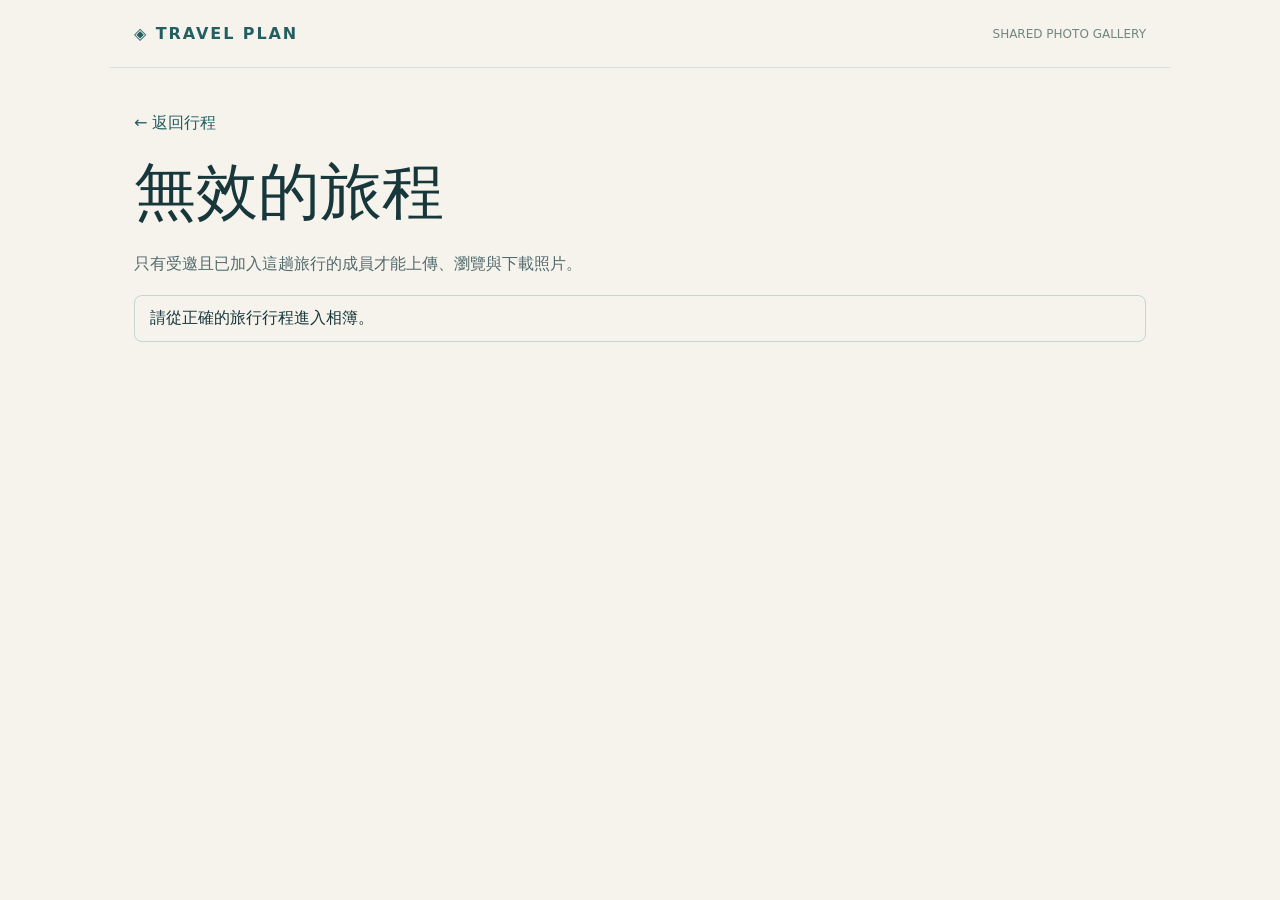
<file: photo-gallery/index.html>
<!doctype html>
<html lang="zh-Hant"><head><meta charset="utf-8"><meta name="viewport" content="width=device-width,initial-scale=1"><title>共享相簿 | Travel Plan</title><link rel="stylesheet" href="./styles.css"></head><body>
<header><a href="../">◈ TRAVEL PLAN</a><span>SHARED PHOTO GALLERY</span></header>
<main><a id="back" href="../">← 返回行程</a><h1 id="tripName">旅行共享相簿</h1><p>只有受邀且已加入這趟旅行的成員才能上傳、瀏覽與下載照片。</p>
<div id="message" role="status"></div>
<section id="login" hidden><h2>加入相簿</h2><p>請用已受邀的 Google 帳號登入。</p><button id="signIn">Google 登入</button><p id="joinNote"></p><button id="join" hidden>接受邀請，加入旅行</button></section>
<section id="gallery" hidden><div class="toolbar"><span id="account"></span><button id="signOut" class="secondary">登出</button></div>
<section class="upload"><h2>上傳旅行照片</h2><p>可一次選取最多 20 張 JPG、PNG、WebP，每張最多 20 MiB。原圖保留；若原圖含 GPS 等 EXIF 資訊，其他旅伴下載後也可能看到。</p>
<input id="photos" type="file" accept="image/jpeg,image/png,image/webp" multiple><button id="upload">上傳照片</button><progress id="progress" max="100" value="0" hidden></progress><span id="uploadStatus"></span></section>
<div class="listHeading"><h2>全部照片</h2><span id="count"></span></div><div id="photoGrid" class="grid"></div><button id="more" class="secondary" hidden>載入更多照片</button>
</section></main>
<dialog id="viewer"><div class="viewerBar"><strong id="viewerTitle"></strong><button id="closeViewer" class="secondary" aria-label="關閉照片">關閉</button></div><img id="viewerImage" alt=""><div class="viewerBar"><a id="download" href="#" download>下載原始照片</a><button id="delete" class="danger" hidden>刪除此照片</button></div></dialog>
<script type="module" src="./app.js"></script></body></html>
</file>
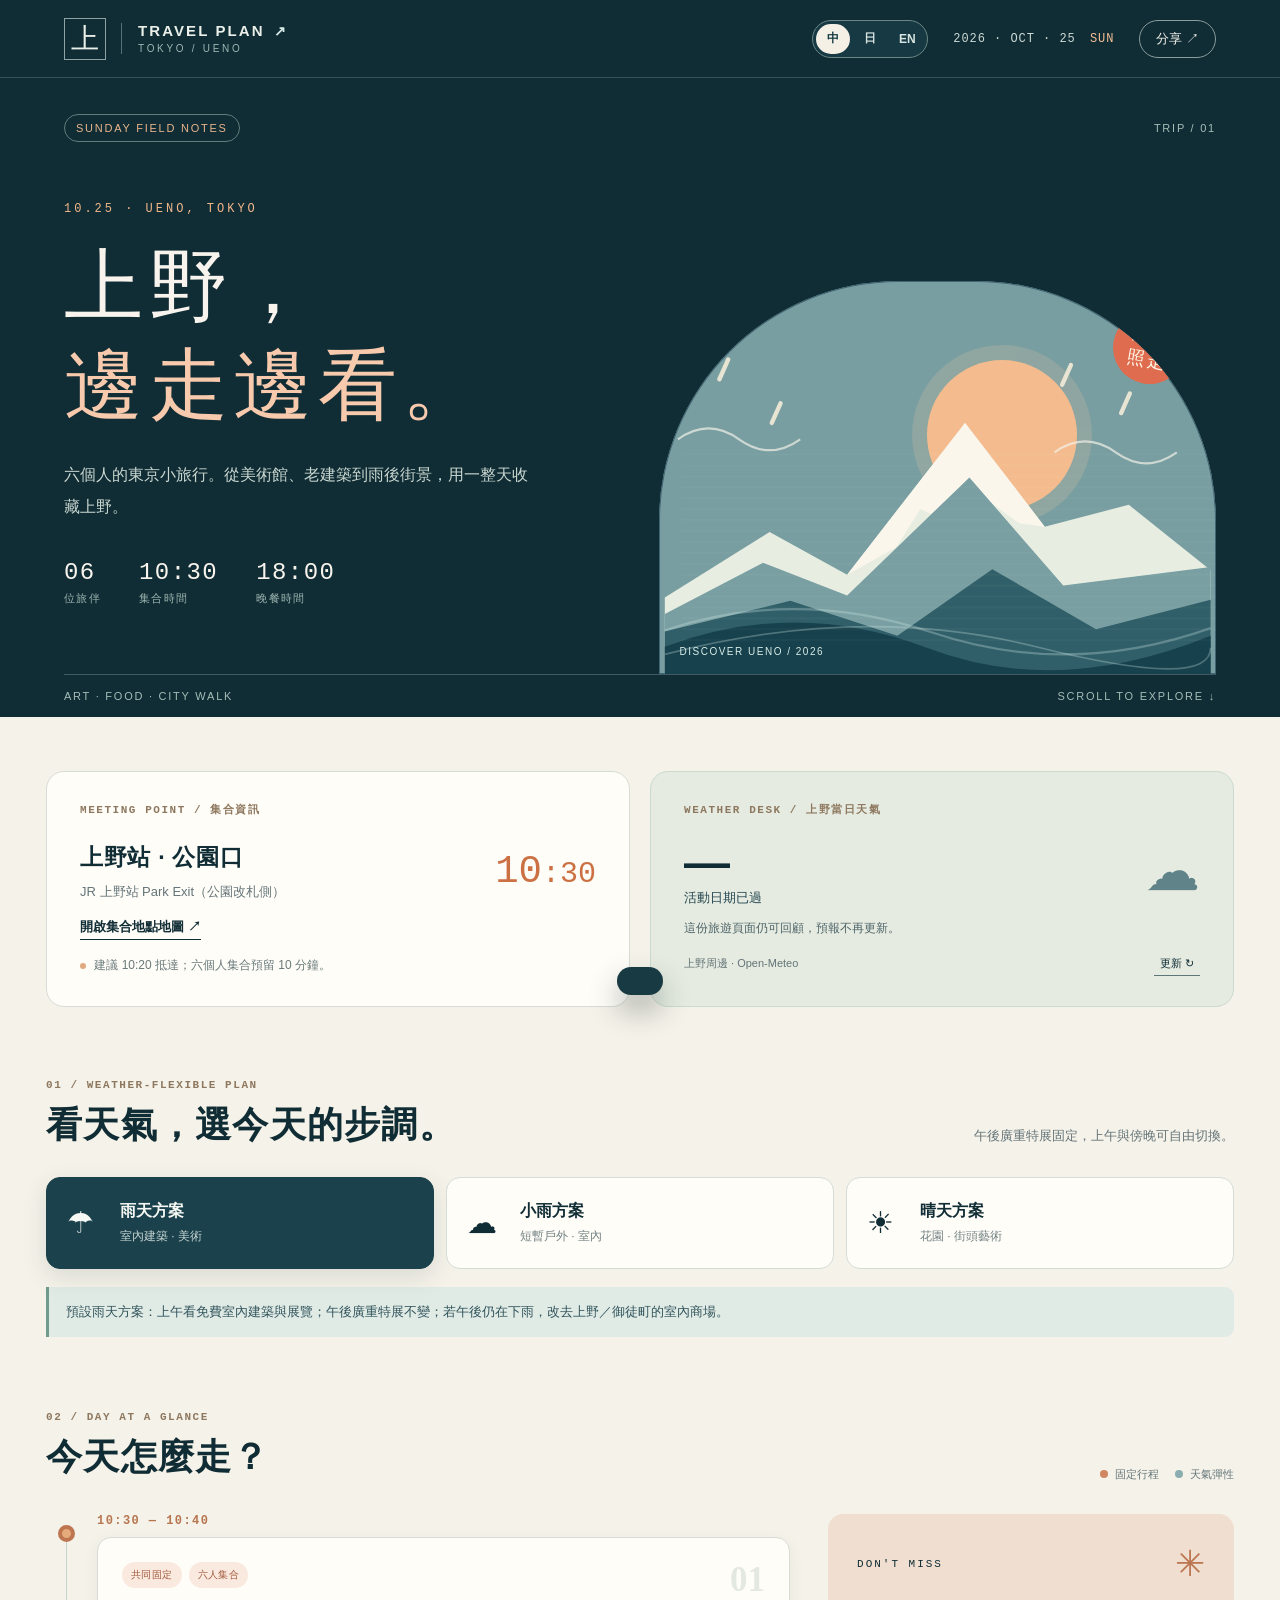
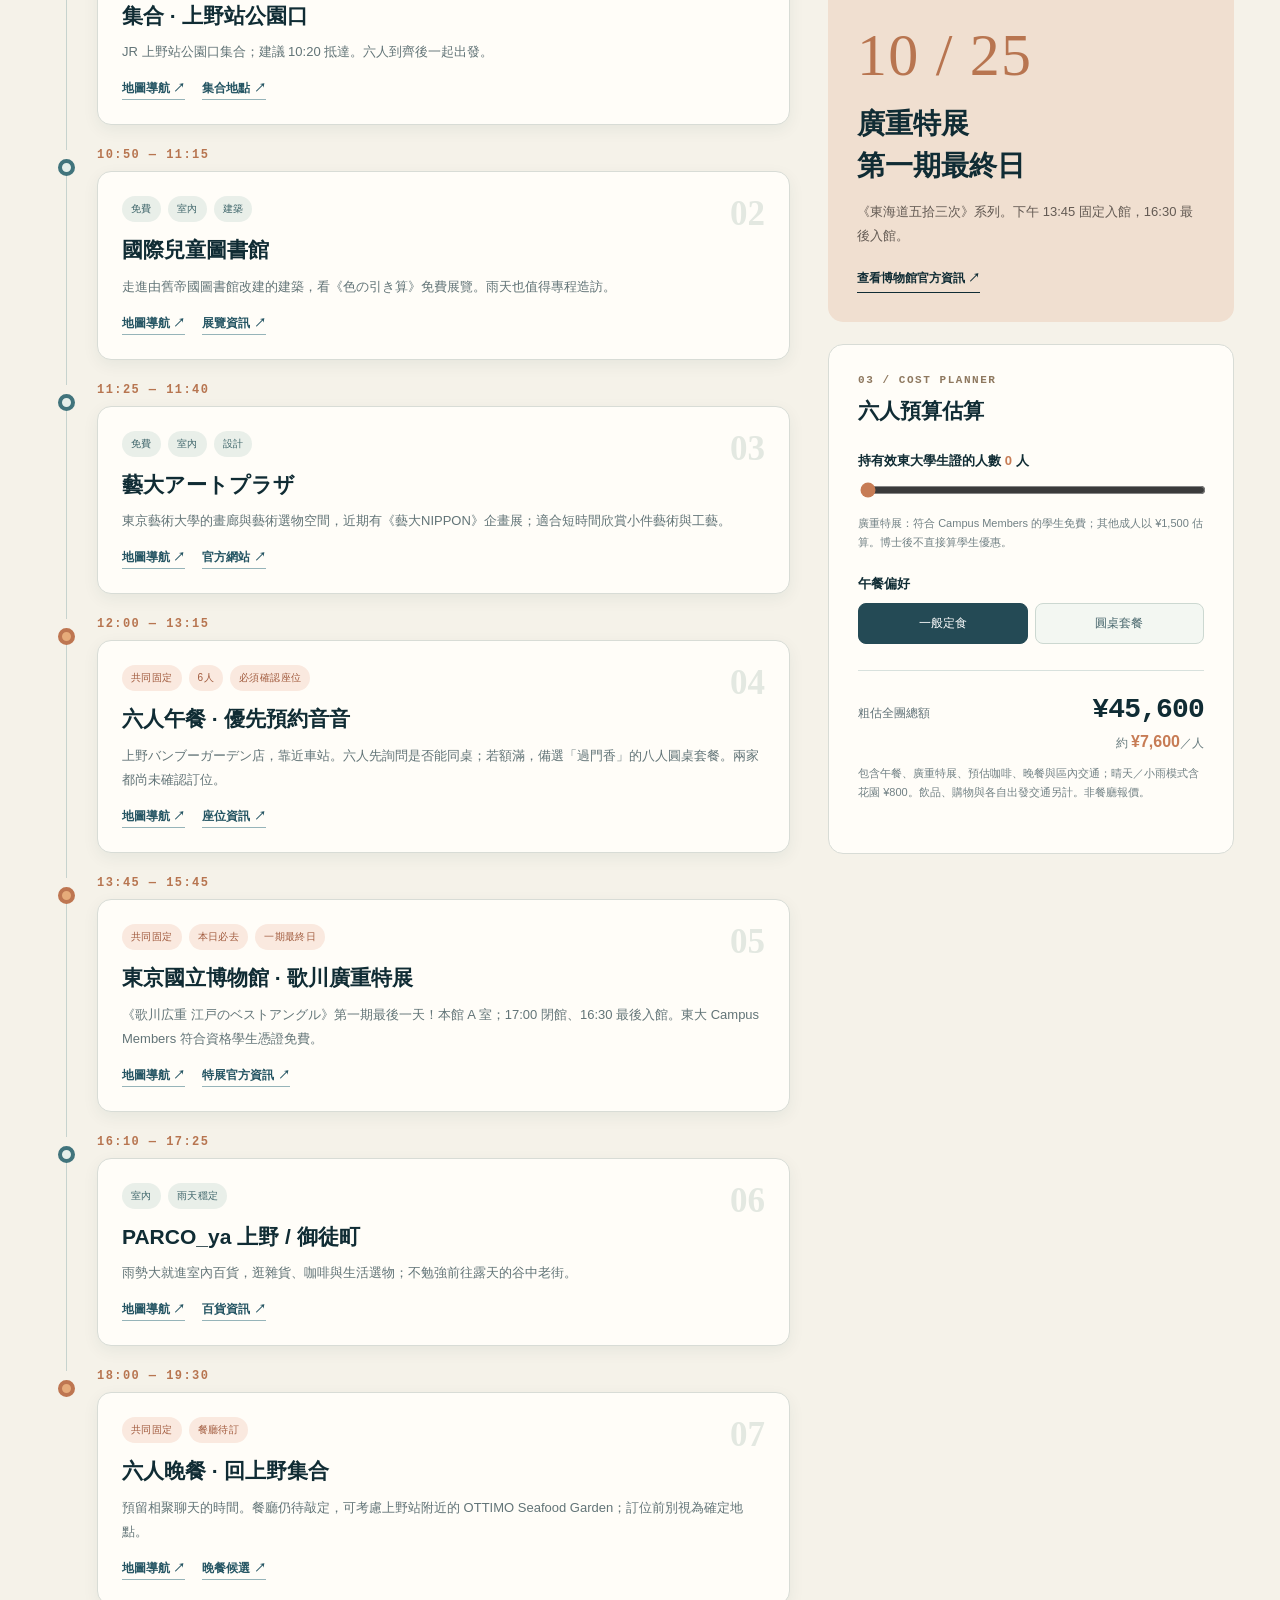
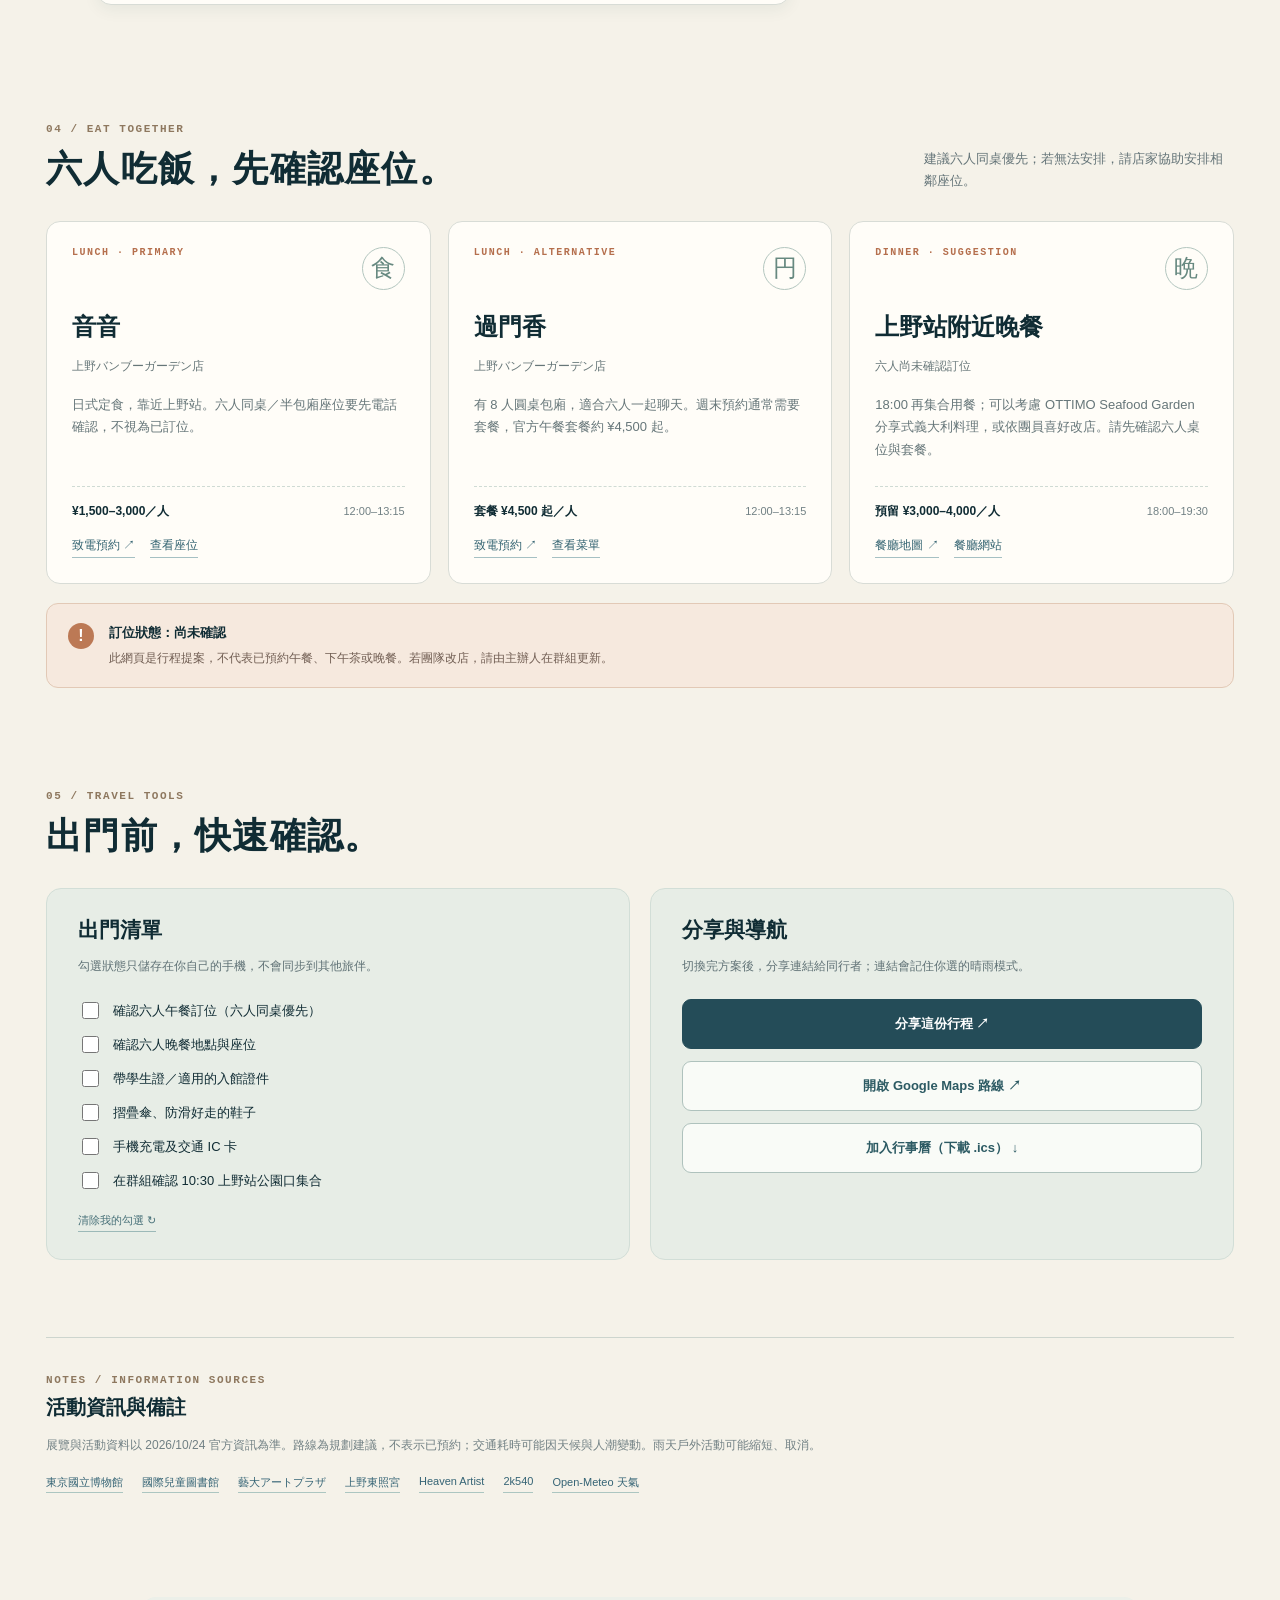
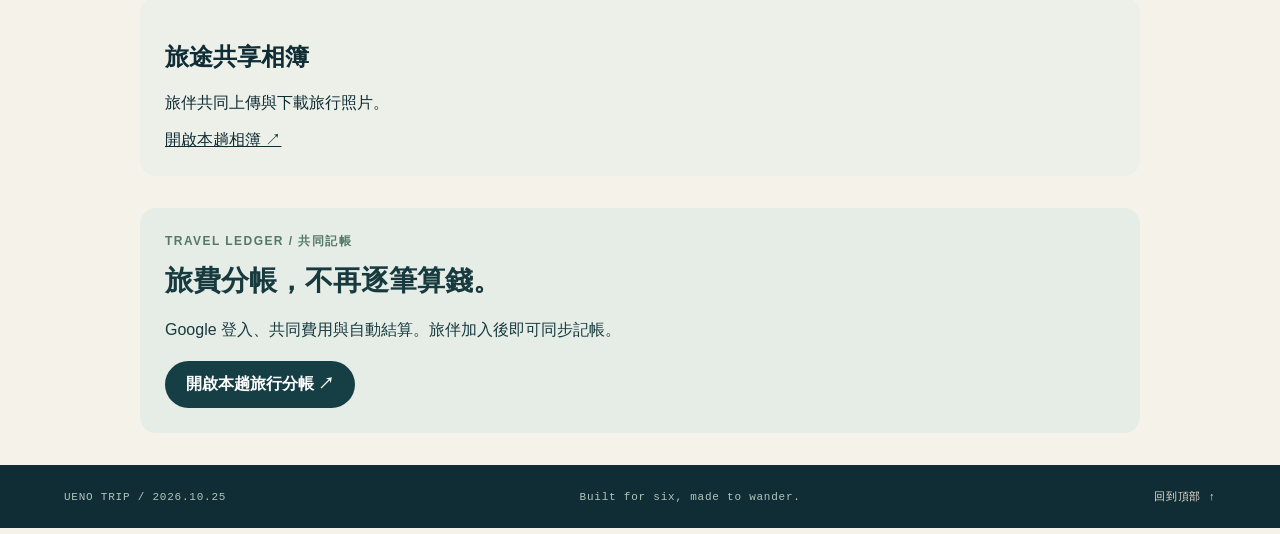
<file: ueno-trip/index.html>
<!doctype html>
<html lang="zh-Hant">
<head>
  <meta charset="UTF-8">
  <meta name="viewport" content="width=device-width, initial-scale=1, viewport-fit=cover">
  <meta name="theme-color" content="#102c34">
  <meta name="description" content="2026/10/25 東京上野六人一日遊｜晴雨自由切換、下午固定廣重特展、午餐訂位與即時天氣。">
  <meta property="og:type" content="website">
  <meta property="og:title" content="上野六人旅｜10.25 東京小旅行">
  <meta property="og:description" content="一個連結看行程：晴雨備案、廣重特展、餐廳、導航與集合資訊。">
  <title>上野六人旅 · 2026.10.25</title>
  <link rel="icon" href="favicon.svg" type="image/svg+xml">
  <link rel="stylesheet" href="styles.css">
  <script src="i18n.js?v=20261025-1" defer></script>
  <script src="app.js?v=20261025-1" defer></script>
</head>
<body>
  <a class="skip-link" href="#schedule">跳到行程</a>
  <header class="site-header">
    <a class="brand" href="../" aria-label="返回 Travel Plan 總首頁" title="返回 Travel Plan 總首頁">
      <span class="brand-mark" aria-hidden="true">上</span>
      <span class="brand-caption"><span class="brand-title">TRAVEL PLAN <span class="brand-arrow" aria-hidden="true">↗</span></span><small>TOKYO / UENO</small></span>
    </a>
    <div class="header-actions">
      <div class="language-switch" role="group" aria-label="選擇顯示語言">
        <button type="button" data-lang="zh-Hant" aria-label="切換為繁體中文" aria-pressed="true">中</button>
        <button type="button" data-lang="ja" aria-label="日本語に切り替える" aria-pressed="false">日</button>
        <button type="button" data-lang="en" aria-label="Switch to English" aria-pressed="false">EN</button>
      </div>
      <span class="header-date">2026 · OCT · 25 <span class="week-marker">SUN</span></span>
      <button type="button" class="header-share" id="shareTop" aria-label="分享行程">分享 ↗</button>
    </div>
  </header>

  <main id="top">
    <section class="hero" aria-labelledby="hero-title">
      <div class="hero-topline"><span class="pill pill-bright">SUNDAY FIELD NOTES</span><span class="hero-index">TRIP / 01</span></div>
      <div class="hero-grid">
        <div class="hero-copy">
          <div class="kicker">10.25 · UENO, TOKYO</div>
          <h1 id="hero-title">上野，<br><em>邊走邊看。</em></h1>
          <p class="hero-subtitle">六個人的東京小旅行。從美術館、老建築到雨後街景，用一整天收藏上野。</p>
          <div class="hero-meta">
            <span><b>06</b><small>位旅伴</small></span>
            <span><b>10:30</b><small>集合時間</small></span>
            <span><b>18:00</b><small>晚餐時間</small></span>
          </div>
        </div>
        <div class="hero-visual" aria-label="浮世繪風格的富士山、雨雲與城市插畫" role="img">
          <div class="art-rising-sun"></div>
          <svg viewBox="0 0 500 360" xmlns="http://www.w3.org/2000/svg" aria-hidden="true" focusable="false">
            <defs><pattern id="lines" width="10" height="10" patternUnits="userSpaceOnUse"><path d="M0 9H10" stroke="#f5f0e6" stroke-width="1" opacity=".16"/></pattern></defs>
            <path d="M0 290L96 230L167 269L275 130L348 225L425 205L500 265V360H0Z" fill="#e8ede2"/>
            <path d="M167 269L275 130L348 225L325 222L283 192L261 220L234 209L212 244Z" fill="#fbf6ec"/>
            <path d="M0 305L90 258L167 288L279 180L365 279L500 262V360H0Z" fill="#799fa2"/>
            <path d="M0 321L115 293L213 325L300 264L395 319L500 292V360H0Z" fill="#305f69"/>
            <path d="M0 335Q120 290 240 336T500 325V360H0Z" fill="#16414d"/>
            <path d="M0 320Q120 280 245 322T500 318" stroke="#d0e8e4" stroke-width="2" opacity=".3" fill="none"/>
            <path d="M0 342Q180 295 340 335T500 336" stroke="#d0e8e4" stroke-width="1.5" opacity=".3" fill="none"/>
            <rect x="15" y="150" width="500" height="180" fill="url(#lines)" opacity=".35"/>
            <g stroke="#f4ecd9" stroke-width="4" stroke-linecap="round" opacity=".9"><path d="M58 72l-8 18"/><path d="M106 112l-8 18"/><path d="M372 77l-8 18"/><path d="M426 103l-8 18"/><path d="M459 62l-8 18"/></g>
            <g fill="none" stroke="#f2f1e9" stroke-width="2" opacity=".7"><path d="M12 145Q40 125 68 145T124 145"/><path d="M357 157Q385 137 413 157T469 157"/></g>
          </svg>
          <div class="visual-stamp">雨天<br>照走</div>
          <span class="visual-label">DISCOVER UENO / 2026</span>
        </div>
      </div>
      <div class="hero-bottom"><span>ART · FOOD · CITY WALK</span><span>SCROLL TO EXPLORE ↓</span></div>
    </section>

    <div class="page-shell">
      <section class="intro-grid" aria-label="集合和天氣資訊">
        <article class="info-card meet-card">
          <div class="section-eyebrow">MEETING POINT / 集合資訊</div>
          <div class="meet-head"><div><h2>上野站 · 公園口</h2><p>JR 上野站 Park Exit（公園改札側）</p></div><div class="meet-clock">10<span>:30</span></div></div>
          <a class="text-link" href="https://www.google.com/maps/search/?api=1&query=Ueno%20Station%20Park%20Exit%20Tokyo" target="_blank" rel="noopener noreferrer">開啟集合地點地圖 ↗</a>
          <div class="small-note"><span class="tiny-dot"></span> 建議 10:20 抵達；六個人集合預留 10 分鐘。</div>
        </article>
        <article class="info-card weather-card" id="weatherBox">
          <div class="section-eyebrow">WEATHER DESK / 上野當日天氣</div>
          <div class="weather-main"><div><div class="weather-temp" id="weatherTemp">--°</div><div id="weatherLabel" class="weather-label">讀取天氣中…</div></div><div class="weather-symbol" aria-hidden="true">☁</div></div>
          <div class="weather-forecast" id="weatherForecast">即將顯示 10/25 逐時降雨機率。</div>
          <div class="weather-footer"><span id="weatherChecked">資料來源：Open-Meteo</span><button type="button" class="subtle-button" id="reloadWeather">更新 ↻</button></div>
        </article>
      </section>

      <section class="mode-section" aria-labelledby="mode-title">
        <div class="section-heading"><div><div class="section-eyebrow">01 / WEATHER-FLEXIBLE PLAN</div><h2 id="mode-title">看天氣，選今天的步調。</h2></div><p>午後廣重特展固定，上午與傍晚可自由切換。</p></div>
        <div class="mode-switch" role="group" aria-label="選擇行程模式">
          <button class="mode-btn" type="button" data-mode="rain" aria-pressed="true"><span class="mode-icon">☂</span><span><strong>雨天方案</strong><small>室內建築 · 美術</small></span></button>
          <button class="mode-btn" type="button" data-mode="mixed" aria-pressed="false"><span class="mode-icon">☁</span><span><strong>小雨方案</strong><small>短暫戶外 · 室內</small></span></button>
          <button class="mode-btn" type="button" data-mode="sun" aria-pressed="false"><span class="mode-icon">☀</span><span><strong>晴天方案</strong><small>花園 · 街頭藝術</small></span></button>
        </div>
        <div class="mode-notice" id="modeNotice" role="status" aria-live="polite"></div>
      </section>

      <section class="schedule-section" id="schedule" aria-labelledby="schedule-title">
        <div class="section-heading schedule-heading"><div><div class="section-eyebrow">02 / DAY AT A GLANCE</div><h2 id="schedule-title">今天怎麼走？</h2></div><div class="schedule-right"><span class="schedule-key"><i></i> 固定行程</span><span class="schedule-key"><i></i> 天氣彈性</span></div></div>
        <div class="schedule-layout">
          <div class="timeline" id="timeline" aria-live="polite"></div>
          <aside class="side-column">
            <article class="side-card highlight-card">
              <div class="highlight-top"><span class="small-label">DON'T MISS</span><span class="tiny-sun">✳</span></div>
              <p class="highlight-no">10 / 25</p>
              <h3>廣重特展<br>第一期最終日</h3>
              <p>《東海道五拾三次》系列。下午 13:45 固定入館，16:30 最後入館。</p>
              <a href="https://www.tnm.jp/modules/r_free_page/index.php?id=2759" target="_blank" rel="noopener noreferrer">查看博物館官方資訊 ↗</a>
            </article>
            <article class="side-card budget-card" id="budget">
              <div class="section-eyebrow">03 / COST PLANNER</div>
              <h3>六人預算估算</h3>
              <label for="studentCount" class="field-label">持有效東大學生證的人數 <output id="studentOut">0</output> 人</label>
              <input id="studentCount" type="range" min="0" max="6" value="0" step="1">
              <p class="range-help">廣重特展：符合 Campus Members 的學生免費；其他成人以 ¥1,500 估算。博士後不直接算學生優惠。</p>
              <div class="field-label">午餐偏好</div>
              <div class="meal-toggle" role="group" aria-label="午餐方案"><button type="button" data-lunch="casual" aria-pressed="true">一般定食</button><button type="button" data-lunch="course" aria-pressed="false">圓桌套餐</button></div>
              <div class="budget-total"><small>粗估全團總額</small><strong id="totalBudget">¥ --</strong></div>
              <div class="budget-per">約 <strong id="perBudget">¥ --</strong>／人</div>
              <p class="range-help">包含午餐、廣重特展、預估咖啡、晚餐與區內交通；晴天／小雨模式含花園 ¥800。飲品、購物與各自出發交通另計。非餐廳報價。</p>
            </article>
          </aside>
        </div>
      </section>

      <section class="food-section" id="food" aria-labelledby="food-title">
        <div class="section-heading"><div><div class="section-eyebrow">04 / EAT TOGETHER</div><h2 id="food-title">六人吃飯，先確認座位。</h2></div><p>建議六人同桌優先；若無法安排，請店家協助安排相鄰座位。</p></div>
        <div class="food-grid">
          <article class="restaurant-card"><div class="restaurant-top"><span class="rest-label">LUNCH · PRIMARY</span><span class="rest-symbol">食</span></div><h3>音音<br><small>上野バンブーガーデン店</small></h3><p>日式定食，靠近上野站。六人同桌／半包廂座位要先電話確認，不視為已訂位。</p><div class="rest-meta"><b>¥1,500–3,000／人</b><span>12:00–13:15</span></div><div class="restaurant-actions"><a href="tel:+81358072244">致電預約 ↗</a><a href="https://xn--mckuczay8ld4db0508duvvileoaa.com/space/" target="_blank" rel="noopener noreferrer">查看座位</a></div></article>
          <article class="restaurant-card"><div class="restaurant-top"><span class="rest-label">LUNCH · ALTERNATIVE</span><span class="rest-symbol">円</span></div><h3>過門香<br><small>上野バンブーガーデン店</small></h3><p>有 8 人圓桌包廂，適合六人一起聊天。週末預約通常需要套餐，官方午餐套餐約 ¥4,500 起。</p><div class="rest-meta"><b>套餐 ¥4,500 起／人</b><span>12:00–13:15</span></div><div class="restaurant-actions"><a href="tel:+81358072288">致電預約 ↗</a><a href="https://kamonka-ueno.owst.jp/lunches" target="_blank" rel="noopener noreferrer">查看菜單</a></div></article>
          <article class="restaurant-card"><div class="restaurant-top"><span class="rest-label">DINNER · SUGGESTION</span><span class="rest-symbol">晩</span></div><h3>上野站附近晚餐<br><small>六人尚未確認訂位</small></h3><p>18:00 再集合用餐；可以考慮 OTTIMO Seafood Garden 分享式義大利料理，或依團員喜好改店。請先確認六人桌位與套餐。</p><div class="rest-meta"><b>預留 ¥3,000–4,000／人</b><span>18:00–19:30</span></div><div class="restaurant-actions"><a href="https://www.google.com/maps/search/?api=1&query=OTTIMO%20Seafood%20Garden%20Ueno" target="_blank" rel="noopener noreferrer">餐廳地圖 ↗</a><a href="https://ottimo-seafoodgarden-ueno.com/" target="_blank" rel="noopener noreferrer">餐廳網站</a></div></article>
        </div>
        <div class="booking-warning"><span class="warning-icon">!</span><div><b>訂位狀態：尚未確認</b><p>此網頁是行程提案，不代表已預約午餐、下午茶或晚餐。若團隊改店，請由主辦人在群組更新。</p></div></div>
      </section>

      <section class="tools-section" aria-labelledby="tools-title">
        <div class="section-heading"><div><div class="section-eyebrow">05 / TRAVEL TOOLS</div><h2 id="tools-title">出門前，快速確認。</h2></div></div>
        <div class="tools-grid">
          <article class="tool-card"><h3>出門清單</h3><p>勾選狀態只儲存在你自己的手機，不會同步到其他旅伴。</p><div class="checklist" id="checklist"></div><button type="button" class="reset-button" id="resetChecklist">清除我的勾選 ↻</button></article>
          <article class="tool-card"><h3>分享與導航</h3><p>切換完方案後，分享連結給同行者；連結會記住你選的晴雨模式。</p><div class="action-stack"><button type="button" id="sharePlan" class="action-primary">分享這份行程 ↗</button><a id="routeLink" class="action-secondary" href="https://www.google.com/maps/search/?api=1&query=Ueno%20Park" target="_blank" rel="noopener noreferrer">開啟 Google Maps 路線 ↗</a><button type="button" id="downloadCalendar" class="action-secondary">加入行事曆（下載 .ics） ↓</button></div><div id="copyMessage" role="status" aria-live="polite" class="copy-message"></div></article>
        </div>
      </section>

      <section class="source-section" aria-labelledby="source-title">
        <div class="section-eyebrow">NOTES / INFORMATION SOURCES</div>
        <h2 id="source-title">活動資訊與備註</h2>
        <p>展覽與活動資料以 2026/10/24 官方資訊為準。路線為規劃建議，不表示已預約；交通耗時可能因天候與人潮變動。雨天戶外活動可能縮短、取消。</p>
        <div class="source-links"><a href="https://www.tnm.jp/modules/r_free_page/index.php?id=2759" target="_blank" rel="noopener noreferrer">東京國立博物館</a><a href="https://www.kodomo.go.jp/use/date/" target="_blank" rel="noopener noreferrer">國際兒童圖書館</a><a href="https://artplaza.geidai.ac.jp/" target="_blank" rel="noopener noreferrer">藝大アートプラザ</a><a href="https://www.uenotoshogu.com/" target="_blank" rel="noopener noreferrer">上野東照宮</a><a href="https://www.artscouncil-tokyo.jp/news/29239/" target="_blank" rel="noopener noreferrer">Heaven Artist</a><a href="https://www.jrtk.jp/2k540/" target="_blank" rel="noopener noreferrer">2k540</a><a href="https://open-meteo.com/" target="_blank" rel="noopener noreferrer">Open-Meteo 天氣</a></div>
      </section>
    </div>
    <section aria-label="旅行共享相簿" style="margin:24px auto;max-width:1000px;padding:25px;background:#ecf0e9;border-radius:16px"><h2>旅途共享相簿</h2><p>旅伴共同上傳與下載旅行照片。</p><a href="../photo-gallery/?trip=ueno-2026">開啟本趟相簿 ↗</a></section><section aria-label="旅行共同分帳" style="margin:32px auto;max-width:1000px;padding:25px;background:#e6ede6;color:#173a3f;border-radius:16px"><div style="font-size:12px;letter-spacing:.12em;font-weight:800;color:#547967">TRAVEL LEDGER / 共同記帳</div><h2 style="margin:12px 0;font-size:28px">旅費分帳，不再逐筆算錢。</h2><p style="line-height:1.8">Google 登入、共同費用與自動結算。旅伴加入後即可同步記帳。</p><a style="display:inline-block;padding:13px 21px;border-radius:28px;background:#153f45;color:#fff;text-decoration:none;font-weight:750" href="../expense-tracker/?trip=ueno-2026">開啟本趟旅行分帳 ↗</a></section>
  </main>
  <footer class="site-footer"><span>UENO TRIP / 2026.10.25</span><span>Built for six, made to wander.</span><a href="#top">回到頂部 ↑</a></footer>
  <div class="toast" id="toast" role="status" aria-live="polite"></div>
</body>
</html>
</file>
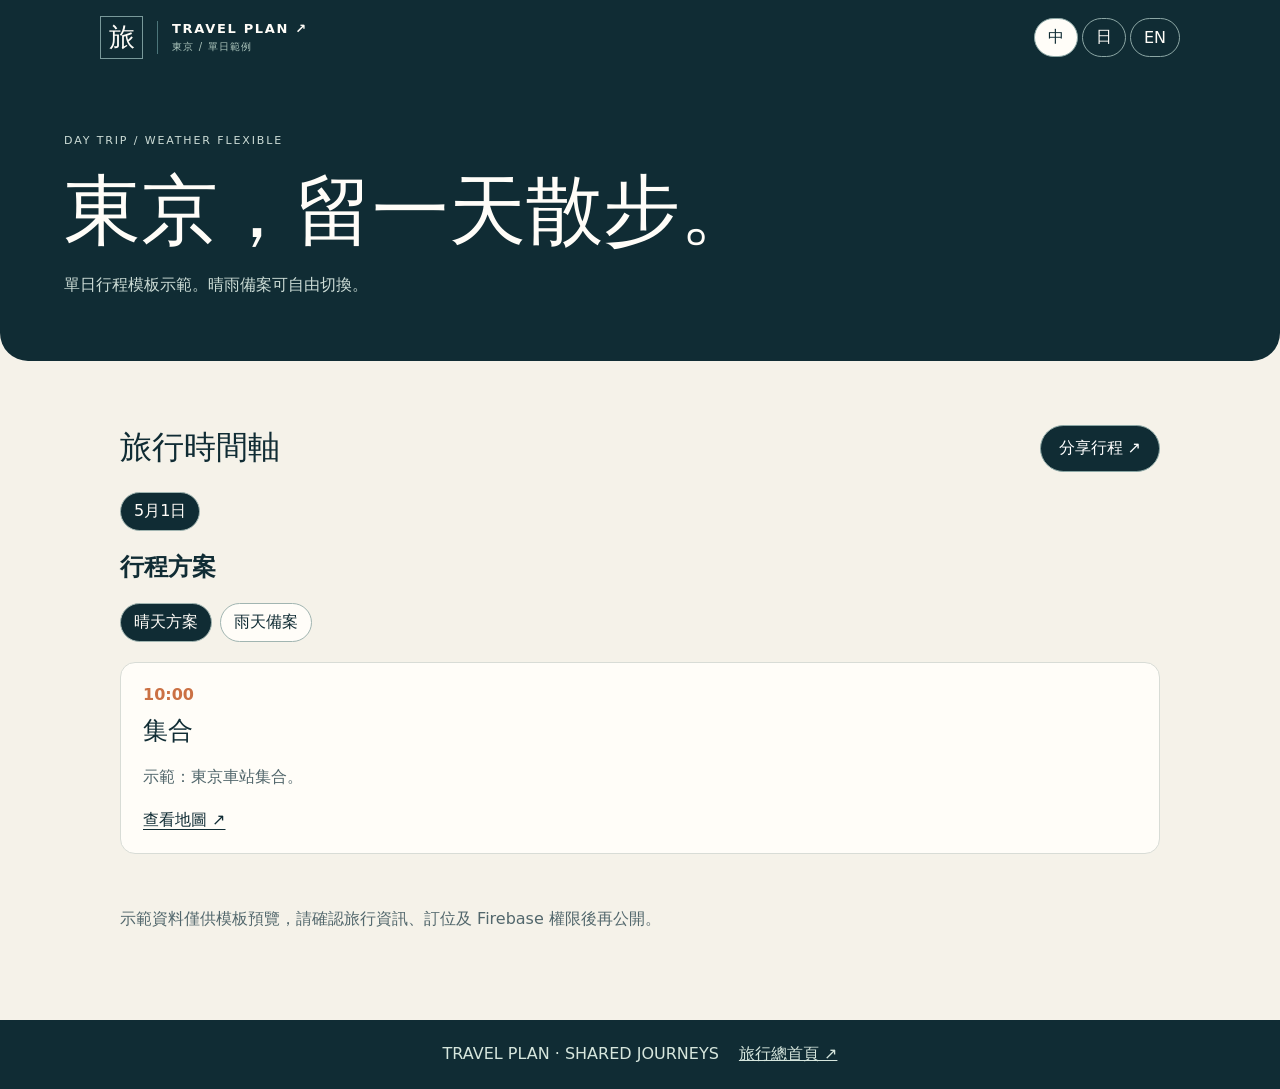
<file: templates/day-trip/index.html>
<!doctype html>
<html lang="zh-Hant">
<head>
<meta charset="utf-8"><meta name="viewport" content="width=device-width,initial-scale=1">
<meta name="description" content="Travel Plan reusable trip template">
<title>Travel Plan — Template</title>
<link rel="stylesheet" href="../shared/trip.css">
</head>
<body>
<header>
<a class="brand" id="homeLink" href="../../" aria-label="返回 Travel Plan 總首頁">
<span class="mark" id="mark">旅</span><span class="brand-text"><strong>TRAVEL PLAN ↗</strong><small id="tripLabel">TRIP</small></span>
</a>
<nav class="languages" aria-label="Language"><button type="button" data-lang="zh-Hant">中</button><button type="button" data-lang="ja">日</button><button type="button" data-lang="en">EN</button></nav>
</header>
<section class="hero"><p class="eyebrow">DAY TRIP / WEATHER FLEXIBLE</p><h1 id="title">旅行行程</h1><p id="subtitle"></p></section>
<main class="shell"><div class="section-head"><h2 id="pageTitle">旅行時間軸</h2><button class="share" type="button" id="share">分享行程 ↗</button></div><p id="shareStatus" aria-live="polite"></p><nav class="tabs" id="days" aria-label="Day selection"></nav><h2 id="modeTitle">行程方案</h2><nav class="tabs" id="modes" aria-label="Plan selection"></nav><div class="schedule" id="schedule"></div><nav class="tools" id="tools" aria-label="Shared trip tools"></nav><p class="notice" id="templateNotice"></p></main>
<footer>TRAVEL PLAN · SHARED JOURNEYS <a href="../../">旅行總首頁 ↗</a></footer>
<script type="module" src="./app.js"></script>
</body></html>
</file>
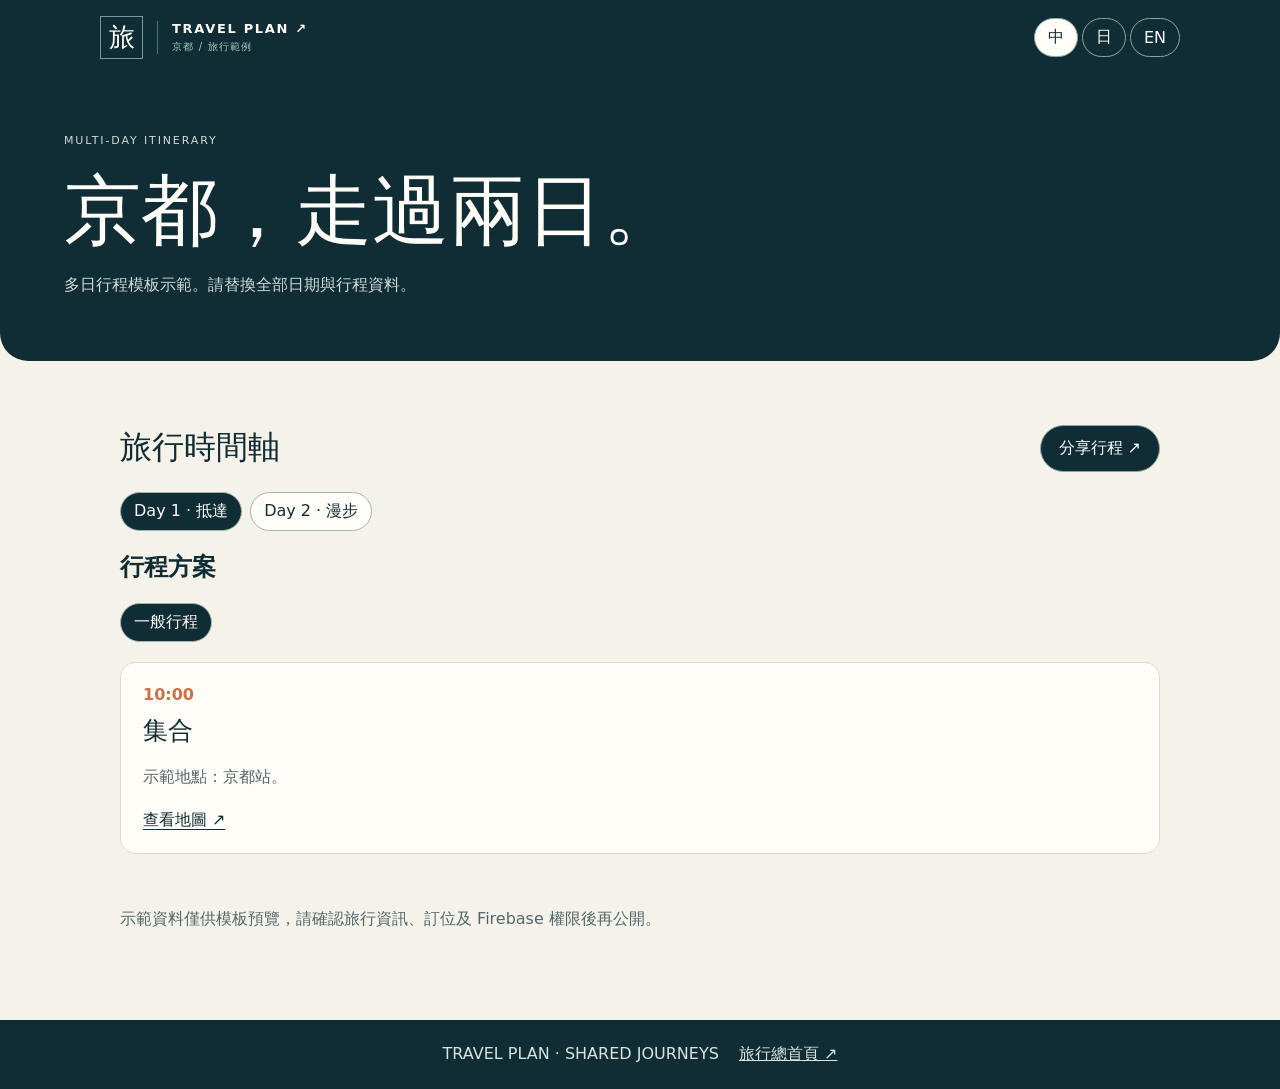
<file: templates/multi-day-trip/index.html>
<!doctype html>
<html lang="zh-Hant">
<head>
<meta charset="utf-8"><meta name="viewport" content="width=device-width,initial-scale=1">
<meta name="description" content="Travel Plan reusable trip template">
<title>Travel Plan — Template</title>
<link rel="stylesheet" href="../shared/trip.css">
</head>
<body>
<header>
<a class="brand" id="homeLink" href="../../" aria-label="返回 Travel Plan 總首頁">
<span class="mark" id="mark">旅</span><span class="brand-text"><strong>TRAVEL PLAN ↗</strong><small id="tripLabel">TRIP</small></span>
</a>
<nav class="languages" aria-label="Language"><button type="button" data-lang="zh-Hant">中</button><button type="button" data-lang="ja">日</button><button type="button" data-lang="en">EN</button></nav>
</header>
<section class="hero"><p class="eyebrow">MULTI-DAY ITINERARY</p><h1 id="title">旅行行程</h1><p id="subtitle"></p></section>
<main class="shell"><div class="section-head"><h2 id="pageTitle">旅行時間軸</h2><button class="share" type="button" id="share">分享行程 ↗</button></div><p id="shareStatus" aria-live="polite"></p><nav class="tabs" id="days" aria-label="Day selection"></nav><h2 id="modeTitle">行程方案</h2><nav class="tabs" id="modes" aria-label="Plan selection"></nav><div class="schedule" id="schedule"></div><nav class="tools" id="tools" aria-label="Shared trip tools"></nav><p class="notice" id="templateNotice"></p></main>
<footer>TRAVEL PLAN · SHARED JOURNEYS <a href="../../">旅行總首頁 ↗</a></footer>
<script type="module" src="./app.js"></script>
</body></html>
</file>
<file: chichibu-kawagoe/styles.css>
/* Visually aligned with the original chichibu-kawagoe site:
   deep forest teal, warm paper, amber accents, Mincho headings, illustrated hero,
   the same single-page / day-tabs / card / timeline hierarchy. */
:root{--ink:#102c34;--ink-2:#244751;--cream:#f5f2e9;--paper:#fffdf8;--orange:#e79a65;--deep-orange:#cb7144;--mint:#d9e8db;--line:#d8dcd6;--sub:#647478;--white:#fff;--radius:18px;--serif:"Hiragino Mincho ProN","Yu Mincho","Noto Serif CJK TC",serif;--sans:-apple-system,BlinkMacSystemFont,"Noto Sans TC","PingFang TC","Microsoft JhengHei",sans-serif}
*{box-sizing:border-box}html{scroll-behavior:smooth}body{margin:0;background:var(--cream);color:var(--ink);font-family:var(--sans);-webkit-font-smoothing:antialiased}button,input{font:inherit}a{color:inherit}button{cursor:pointer}button:focus-visible,a:focus-visible,input:focus-visible{outline:3px solid #e89d48;outline-offset:3px}::selection{background:#b8dbd0;color:#12333e}
.skip-link{position:absolute;top:-60px;left:12px;background:white;z-index:50;padding:12px}.skip-link:focus{top:10px}
.site-header{height:78px;padding:0 clamp(20px,5vw,90px);background:var(--ink);color:#eaf0e9;display:flex;align-items:center;justify-content:space-between;border-bottom:1px solid #35525b}.brand{display:flex;gap:12px;align-items:center;text-decoration:none}.brand-mark{width:42px;height:42px;border:1px solid #8da3a5;display:grid;place-items:center;font-family:var(--serif);font-size:28px}.brand-caption{font-size:14px;font-weight:700;letter-spacing:.14em}.brand-caption small{display:block;font-size:10px;letter-spacing:.35em;color:#9fb8b6;font-weight:400;margin-top:4px}.header-actions{display:flex;align-items:center;gap:25px}.header-date{font-family:ui-monospace,SFMono-Regular,Menlo,monospace;letter-spacing:.08em;font-size:12px;color:#ccd9d4}.header-share{background:transparent;border:1px solid #8a9c9d;border-radius:30px;color:#f5f3ed;padding:9px 16px;font-size:13px;transition:background .2s}.header-share:hover{background:#274a55}
.hero{background:var(--ink);color:#f8f4ed;overflow:hidden;padding:36px clamp(20px,5vw,90px) 0}.hero-topline,.hero-bottom{display:flex;justify-content:space-between;align-items:center;letter-spacing:.16em;font-size:11px;color:#a5beb8}.pill{display:inline-block;padding:7px 11px;border:1px solid #627c7e;border-radius:100px}.pill-bright{color:#e9b58c}.hero-grid{display:grid;grid-template-columns:1fr 1.02fr;align-items:center;min-height:460px;gap:48px}.hero-copy{padding:60px 0 68px}.kicker{font-family:ui-monospace,SFMono-Regular,Menlo,monospace;letter-spacing:.25em;font-size:12px;color:#f2b78a}.hero h1{font-family:var(--serif);font-weight:500;letter-spacing:.07em;font-size:clamp(54px,6vw,98px);line-height:1.25;margin:21px 0 24px}.hero h1 em{font-style:normal;color:#f8caad}.hero-subtitle{font-size:16px;line-height:2;color:#c9d7d1;max-width:490px}.hero-meta{display:flex;gap:38px;margin-top:36px}.hero-meta span{display:flex;flex-direction:column;gap:5px}.hero-meta b{font-size:24px;font-weight:500;letter-spacing:.06em;font-family:ui-monospace,monospace}.hero-meta small{font-size:11px;color:#9db6b1;letter-spacing:.12em}.hero-visual{height:393px;position:relative;border-radius:240px 240px 0 0;background:#789ea1;overflow:hidden;align-self:end;box-shadow:0 0 0 1px #426573 inset}.hero-visual svg{position:absolute;inset:0;width:100%;height:100%;bottom:0}.art-rising-sun{position:absolute;width:150px;height:150px;border-radius:50%;background:#f4bc8e;right:25%;top:20%;box-shadow:0 0 0 15px #ecc49f33}.visual-stamp{position:absolute;z-index:1;right:30px;top:30px;background:#df6c4e;color:#fff8e9;width:73px;height:73px;display:grid;place-items:center;text-align:center;line-height:1.35;letter-spacing:.13em;border-radius:50%;font-family:var(--serif);transform:rotate(10deg);font-size:18px}.visual-label{position:absolute;left:21px;bottom:17px;letter-spacing:.15em;font-size:10px;color:#daede7}.hero-bottom{border-top:1px solid #405963;padding:15px 0}
.page-shell{max-width:1240px;margin:0 auto;padding:54px 26px 80px}.intro-grid{display:grid;grid-template-columns:1fr 1fr;gap:20px}.info-card{border-radius:var(--radius);padding:30px 33px;background:var(--paper);border:1px solid var(--line);min-height:225px}.section-eyebrow{font-family:ui-monospace,SFMono-Regular,Menlo,monospace;letter-spacing:.14em;color:#8e785f;font-size:11px;font-weight:700}.meet-head{display:flex;align-items:center;justify-content:space-between;gap:15px;margin:25px 0 16px}.meet-head h2{font-size:23px;letter-spacing:.03em;margin:0 0 10px}.meet-head p{font-size:13px;margin:0;color:var(--sub)}.meet-clock{font-family:ui-monospace,monospace;font-size:39px;color:var(--deep-orange);white-space:nowrap}.meet-clock span{font-size:23px}.text-link{font-size:13px;color:var(--ink-2);font-weight:700;text-underline-offset:4px}.small-note{font-size:12px;color:var(--sub);line-height:1.7;margin-top:18px}.tiny-dot{display:inline-block;width:6px;height:6px;border-radius:50%;background:var(--orange);margin-right:6px;vertical-align:middle}.weather-main{display:flex;justify-content:space-between;align-items:center;margin:18px 0 7px}.weather-temp{font-family:ui-monospace,monospace;font-size:51px;line-height:1.1}.weather-label{font-size:13px;color:var(--sub);margin-top:4px}.weather-symbol{font-size:48px}.weather-forecast{font-size:12px;color:var(--sub);line-height:1.6;min-height:35px}.weather-footer{border-top:1px solid var(--line);padding-top:11px;display:flex;align-items:center;justify-content:space-between;gap:10px;color:#718286;font-size:11px}.subtle-button{border:0;background:transparent;color:var(--ink-2);font-size:12px;font-weight:700;padding:4px}
.mode-section,.stay-section,.schedule-section,.transit-section,.food-section,.tools-section,.source-section{margin-top:72px}.section-heading{display:flex;align-items:end;justify-content:space-between;gap:30px;margin-bottom:25px}.section-heading h2{font-family:var(--serif);font-size:clamp(26px,3vw,37px);font-weight:500;letter-spacing:.035em;margin:10px 0 0}.section-heading p{font-size:13px;line-height:1.85;color:var(--sub);max-width:360px;margin:0}.mode-switch{display:grid;grid-template-columns:repeat(3,1fr);gap:14px}.mode-btn{border:1px solid #d5ded7;border-radius:15px;background:var(--paper);color:var(--ink);display:flex;align-items:center;gap:15px;text-align:left;padding:20px;transition:border-color .2s,background .2s,transform .2s;min-width:0}.mode-btn:hover{border-color:#b0c4bd;transform:translateY(-2px)}.mode-btn[aria-pressed="true"]{background:var(--ink);color:#f8f4e9;border-color:var(--ink);box-shadow:0 7px 16px #1837431a}.mode-icon{font-family:var(--serif);font-size:27px;display:grid;place-items:center;width:44px;height:44px;border:1px solid #d0d5ca;border-radius:50%;flex-shrink:0}.mode-btn[aria-pressed="true"] .mode-icon{border-color:#a2b2ac;color:#f0b489}.mode-btn strong{display:block;font-size:16px}.mode-btn small{display:block;font-size:11px;opacity:.68;margin-top:7px}.mode-notice{padding:17px 20px 17px 22px;background:#e6ece5;color:#35525c;border-left:3px solid #84a89f;border-radius:0 11px 11px 0;font-size:13px;line-height:1.9;margin-top:18px}
.stay-card{background:linear-gradient(120deg,#fffdf8 0%,#fffdf8 62%,#e7ebe3 100%);border:1px solid var(--line);border-radius:20px;padding:30px 35px;display:grid;grid-template-columns:1fr 275px;gap:44px;align-items:center}.stay-badge{display:inline-block;color:#456a57;background:#deeadc;font-size:12px;font-weight:700;padding:8px 12px;border-radius:100px}.stay-text h3{font-family:var(--serif);font-size:29px;font-weight:500;margin:16px 0 8px}.stay-text p{color:var(--sub);font-size:13px;line-height:1.85;margin:0}.stay-facts{display:flex;gap:26px;margin:21px 0}.stay-facts span{display:flex;flex-direction:column;gap:3px}.stay-facts b{font-size:23px;font-family:ui-monospace,monospace;font-weight:500}.stay-facts small{color:var(--sub);font-size:11px}.stay-text .stay-reminder{color:#785c46;border-left:3px solid #dca880;padding-left:12px;margin-bottom:15px}.stay-actions{display:flex;gap:20px;flex-wrap:wrap}.stay-actions a{font-size:13px;text-decoration:none;font-weight:700;border-bottom:1px solid #c3d0c3;padding-bottom:3px}.stay-price{background:var(--ink);color:#f4f5eb;border-radius:16px;padding:30px 20px;min-height:213px;display:flex;flex-direction:column;justify-content:center;text-align:center;gap:11px}.stay-price small{color:#bbc9c7;letter-spacing:.08em}.stay-price strong{font-family:ui-monospace,monospace;font-size:38px;font-weight:600;letter-spacing:-.03em}.stay-price span{font-size:14px}.stay-price b{color:#f7ca9f}.stay-price em{font-size:10px;color:#aebeba;font-style:normal}
.schedule-layout{display:grid;grid-template-columns:minmax(0,1.75fr) minmax(280px,1fr);gap:26px;align-items:start}.schedule-right{display:flex;gap:15px;align-items:center;flex-wrap:wrap}.schedule-key{font-size:11px;color:var(--sub);white-space:nowrap}.schedule-key i{width:7px;height:7px;display:inline-block;background:#d57f59;border-radius:50%;margin-right:6px}.schedule-key:last-child i{background:#91a7a2}.timeline{position:relative}.timeline-entry{display:grid;grid-template-columns:86px 19px minmax(0,1fr);gap:14px;align-items:stretch;position:relative}.timeline-time{padding-top:26px;text-align:right;display:flex;flex-direction:column;gap:7px}.timeline-time strong{font-family:ui-monospace,monospace;color:#1e4850;font-size:17px;font-weight:600}.timeline-time span{font-size:12px;color:#929e9e;font-family:ui-monospace,monospace}.timeline-dot{position:relative;min-height:100%;display:flex;justify-content:center}.timeline-dot:after{content:"";width:2px;background:#d8dcd3;position:absolute;top:33px;bottom:-10px}.timeline-entry:last-child .timeline-dot:after{display:none}.timeline-dot:before{content:"";position:absolute;top:29px;width:12px;height:12px;background:#d77c57;border:3px solid var(--cream);border-radius:50%;z-index:1;box-shadow:0 0 0 1px #dcc9bb}.timeline-entry.flexible .timeline-dot:before{background:#92aaa5;box-shadow:0 0 0 1px #c8d6d3}.timeline-content{border:1px solid var(--line);border-radius:15px;background:var(--paper);padding:19px 21px 18px;margin:0 0 14px;min-width:0}.entry-top{display:flex;justify-content:space-between;align-items:start;gap:10px}.entry-top h3{font-size:17px;line-height:1.5;margin:0}.entry-tag{flex-shrink:0;background:#edf1e9;border:1px solid #e1e5dc;border-radius:20px;padding:5px 9px;font-size:10px;color:#5d786e;white-space:nowrap}.timeline-entry.flexible .entry-tag{background:#edf0ef;color:#65817d}.timeline-content p{color:var(--sub);font-size:13px;line-height:1.9;margin:12px 0}.entry-links{display:flex;gap:18px;flex-wrap:wrap}.entry-links a{font-size:12px;text-decoration:none;border-bottom:1px solid #aac2b9;padding-bottom:2px;color:#315f61;font-weight:650}.side-column{display:flex;flex-direction:column;gap:20px}.side-card{background:var(--paper);border-radius:var(--radius);border:1px solid var(--line);padding:24px}.highlight-card{background:#e0e6dc;min-height:225px;position:relative;overflow:hidden}.highlight-card:after{content:"";position:absolute;right:-30px;bottom:-85px;width:170px;height:170px;border-radius:50%;border:30px solid #c7d7cb;opacity:.4}.highlight-top{display:flex;justify-content:space-between;color:#6d766b}.small-label{font-size:11px;font-weight:700;letter-spacing:.18em}.tiny-sun{font-size:20px;color:#d28962}.highlight-no{font-family:ui-monospace,monospace;font-size:14px;letter-spacing:.08em;color:#a17f58;margin:22px 0 8px}.highlight-card h3{font-family:var(--serif);font-size:26px;font-weight:500;margin:0 0 12px}.highlight-card p:not(.highlight-no){font-size:13px;line-height:1.95;color:#45625c;position:relative;z-index:1}.highlight-card a{font-size:12px;font-weight:700;position:relative;z-index:1}.budget-card h3{font-family:var(--serif);font-size:25px;font-weight:500;margin:8px 0 22px}.fixed-cost{display:flex;align-items:center;justify-content:space-between;gap:9px;background:#e6ebe5;border-radius:10px;padding:12px;font-size:12px;margin-bottom:23px}.fixed-cost strong{font-family:ui-monospace,monospace;white-space:nowrap;color:#2e5b4d}.field-label{display:flex;justify-content:space-between;gap:8px;font-size:12px;color:#495e64;line-height:1.6;margin:18px 0 10px}.field-label output{font-family:ui-monospace,monospace;color:#b16444;font-weight:700;white-space:nowrap}input[type=range]{width:100%;accent-color:#d0825d;cursor:pointer}.budget-total{background:#143944;border-radius:13px;color:#eff5f0;padding:20px;margin-top:25px;display:flex;flex-direction:column;gap:7px}.budget-total small{font-size:12px;color:#b4c6c1}.budget-total strong{font-family:ui-monospace,monospace;font-size:32px;font-weight:500}.budget-per{margin-top:16px;display:flex;justify-content:space-between;gap:8px;font-size:12px;color:var(--sub)}.budget-per strong{font-family:ui-monospace,monospace;font-size:19px;color:var(--ink)}.range-help{font-size:11px;line-height:1.9;color:#7a8380;margin-top:20px}
.transit-grid{display:grid;grid-template-columns:repeat(3,minmax(0,1fr));gap:16px}.transit-card{background:var(--paper);padding:23px;border:1px solid var(--line);border-radius:15px;display:flex;flex-direction:column;gap:8px}.transit-time{font-family:ui-monospace,monospace;color:#b27252;letter-spacing:.04em;font-size:13px}.transit-card h3{font-size:16px;line-height:1.55;margin:7px 0 0}.transit-card p{font-size:12px;line-height:1.8;color:var(--sub);margin:0}.transit-card .transit-note{background:#f1efe8;padding:10px 11px;border-radius:8px;margin-top:auto;color:#766c5c}.transit-card a{font-size:12px;font-weight:700;margin-top:10px;color:#2a6664;text-underline-offset:3px}
.choice-columns{display:grid;grid-template-columns:1fr 1fr;gap:24px}.choice-group{background:var(--paper);border:1px solid var(--line);border-radius:16px;overflow:hidden}.choice-group summary{list-style:none;display:flex;justify-content:space-between;align-items:center;cursor:pointer;padding:20px 22px;background:#f9f8f2;border-bottom:1px solid var(--line);font-size:17px;font-weight:650}.choice-group summary::-webkit-details-marker{display:none}.choice-group summary small{font-size:11px;color:var(--sub);font-weight:400;padding-left:6px}.summary-open{font-size:11px;color:#7f8d88;font-weight:400}.choice-list{padding:10px 22px}.choice-card{padding:20px 0;border-bottom:1px solid #e0e5dc;display:flex;justify-content:space-between;gap:13px;align-items:start}.choice-card:last-child{border-bottom:0}.choice-detail{min-width:0}.choice-detail small{font-size:11px;color:#b47252}.choice-detail h3{font-size:16px;margin:6px 0;line-height:1.45}.choice-price{font-size:12px;color:#376459}.choice-detail p{font-size:12px;color:var(--sub);line-height:1.8}.choice-actions{display:flex;gap:16px}.choice-actions a{font-size:12px;color:#2e6464;text-underline-offset:3px}.pick-button{min-width:72px;border:1px solid #b6c3b7;background:transparent;border-radius:100px;padding:8px 9px;font-size:11px;color:#456b62;flex-shrink:0}.is-chosen .pick-button{background:#d8e6dc;border-color:#a3baaa;color:#265b46}
.tools-grid{display:grid;grid-template-columns:1.2fr 1fr;gap:22px}.tool-card{background:var(--paper);border:1px solid var(--line);padding:27px;border-radius:16px}.tool-card h3{font-size:20px;margin:0 0 7px}.tool-card>p{font-size:12px;color:var(--sub);line-height:1.8}.checklist{margin:18px 0}.check-row{display:flex;align-items:start;gap:10px;padding:11px 0;border-bottom:1px solid #e7e8e0;color:#41585b;font-size:13px;line-height:1.7;cursor:pointer}.check-row input{accent-color:#3c7561;width:16px;height:16px;margin:3px 0 0;flex-shrink:0}.check-row input:checked+span{text-decoration:line-through;color:#99a39c}.reset-button{background:transparent;border:0;font-size:12px;color:#52736b;font-weight:700;padding:7px 0}.action-stack{display:flex;flex-direction:column;gap:12px;margin-top:22px}.action-stack>*{border-radius:9px;border:1px solid #b8c9c3;padding:14px 15px;text-decoration:none;text-align:center;font-size:13px;font-weight:750;display:block}.action-primary{background:#123742;border-color:#123742!important;color:#fff}.action-secondary{background:#fffefb;color:#295b5a}.copy-message{font-size:12px;color:#4c806e;min-height:1em;margin-top:18px}
.source-section{padding:27px 30px;background:#e9e9df;border-radius:14px}.source-section h2{font-family:var(--serif);font-size:26px;font-weight:500;margin:11px 0}.source-section p{font-size:12px;color:#536664;line-height:2}.source-links{display:flex;gap:9px;flex-wrap:wrap;margin-top:19px}.source-links a{border:1px solid #b9c3b9;border-radius:100px;padding:9px 12px;font-size:11px;text-decoration:none;background:#f5f4ed;color:#41595b}.site-footer{background:#102c34;color:#c6d4d0;display:flex;justify-content:space-between;gap:17px;align-items:center;padding:28px clamp(22px,5vw,90px);font-size:11px;letter-spacing:.05em;flex-wrap:wrap}.site-footer a{color:#d9c7b2;text-decoration:none}.toast{position:fixed;bottom:22px;left:50%;transform:translate(-50%,25px);opacity:0;pointer-events:none;z-index:50;background:#113743;color:#f4f6ef;padding:12px 20px;border-radius:30px;box-shadow:0 10px 25px #0002;font-size:13px;transition:all .22s}.toast.show{transform:translate(-50%,0);opacity:1}
@media(max-width:1000px){.hero-grid{gap:23px}.hero h1{font-size:clamp(50px,6vw,79px)}.schedule-layout{grid-template-columns:minmax(0,1.45fr) minmax(255px,1fr);gap:17px}.stay-card{grid-template-columns:1fr 245px;gap:22px}.transit-grid{grid-template-columns:1fr 1fr}.mode-btn{padding:16px 13px;gap:10px}.mode-icon{width:36px;height:36px}}
@media(max-width:750px){.site-header{height:66px;padding:0 18px}.brand-mark{width:35px;height:35px;font-size:22px}.brand-caption{font-size:11px}.brand-caption small{letter-spacing:.2em;font-size:9px}.header-date{display:none}.header-share{padding:8px 13px}.hero{padding:23px 20px 0}.hero-grid{grid-template-columns:1fr;min-height:0;gap:8px}.hero-copy{padding:46px 0 15px}.hero h1{font-size:clamp(50px,12vw,74px);margin:17px 0}.hero-subtitle{font-size:14px;line-height:1.85}.hero-meta{margin-top:22px;gap:26px}.hero-visual{height:280px;width:min(90%,440px);justify-self:center;border-radius:210px 210px 0 0}.hero-bottom{font-size:9px;letter-spacing:.1em}.page-shell{padding:30px 16px 60px}.intro-grid{grid-template-columns:1fr;gap:14px}.info-card{padding:22px 24px;min-height:0}.meet-head{margin-top:16px}.mode-section,.stay-section,.schedule-section,.transit-section,.food-section,.tools-section,.source-section{margin-top:52px}.section-heading{flex-direction:column;align-items:start;gap:8px;margin-bottom:19px}.section-heading p{max-width:100%}.section-heading h2{font-size:29px}.mode-switch{gap:7px}.mode-btn{display:block;text-align:center;padding:13px 6px;min-height:101px}.mode-icon{margin:0 auto 9px;width:31px;height:31px;font-size:20px}.mode-btn strong{font-size:13px}.mode-btn small{font-size:10px;line-height:1.5}.mode-notice{font-size:12px;padding:13px 15px}.stay-card{grid-template-columns:1fr;gap:22px;padding:22px}.stay-price{min-height:0;padding:20px}.stay-price strong{font-size:33px}.schedule-layout{grid-template-columns:1fr}.timeline-entry{grid-template-columns:61px 14px minmax(0,1fr);gap:6px}.timeline-time{padding-top:23px}.timeline-time strong{font-size:13px}.timeline-time span{font-size:10px}.timeline-dot:before{top:24px}.timeline-dot:after{top:29px}.timeline-content{padding:16px 14px;margin-bottom:11px}.entry-top h3{font-size:15px}.entry-tag{font-size:9px;padding:4px 6px}.timeline-content p{font-size:12px}.side-column{display:grid;grid-template-columns:1fr;gap:14px}.transit-grid,.choice-columns,.tools-grid{grid-template-columns:1fr}.choice-list{padding:5px 16px}.site-footer{padding:25px 18px}.source-section{padding:22px 20px}}
@media(max-width:380px){.hero h1{font-size:46px}.hero-topline{font-size:9px}.mode-btn small{font-size:9px}.mode-btn strong{font-size:12px}.timeline-entry{grid-template-columns:52px 12px minmax(0,1fr);gap:5px}.timeline-time strong{font-size:12px}.entry-top{flex-wrap:wrap}}
@media(prefers-reduced-motion:reduce){html{scroll-behavior:auto}*,*:before,*:after{transition:none!important;animation:none!important}}

.empty-choice{font-size:13px;color:var(--sub);line-height:1.8;margin:25px 4px;min-height:75px}
</file>
<file: expense-tracker/styles.css>
:root{font-family:system-ui,-apple-system,"Noto Sans TC",sans-serif;background:#f7f4ec;color:#18393e}*{box-sizing:border-box}body{margin:0}a{color:inherit}button,input,select{font:inherit}button{cursor:pointer}.shell{max-width:1110px;margin:auto;padding:0 24px}.topbar{display:flex;justify-content:space-between;align-items:center;gap:20px;padding:27px 0;border-bottom:1px solid #d7ded8}.brand{font-weight:800;letter-spacing:.13em;text-decoration:none}.topbar nav{display:flex;align-items:center;gap:20px;font-size:13px}nav a{text-decoration:none}.ghost,.link-button,.plain-button{border:0;background:none;color:#2a7265;font-size:13px;font-weight:700}.skip-link{position:absolute;left:-9999px}.skip-link:focus{left:12px;top:12px;background:#fff;padding:10px;z-index:20}.hero{margin:40px 0;padding:55px clamp(25px,5vw,70px) 26px;color:#fffbed;background:radial-gradient(circle at 83% 30%,#aa7a50 0 9%,transparent 9.5%),linear-gradient(130deg,#133a42,#2c5b55);border-radius:22px}.eyebrow{letter-spacing:.16em;font-size:11px;font-weight:800;color:#688e82}.hero .eyebrow{color:#bed4c6}h1{font:normal clamp(44px,7vw,78px)/1.15 Georgia,serif;letter-spacing:-.05em;margin:19px 0}h1 em{color:#ebbf8e;font-weight:400}.hero-lead{line-height:1.9;max-width:570px;color:#e0eae0}.hero-foot{display:flex;justify-content:space-between;gap:12px;border-top:1px solid #ffffff42;margin-top:45px;padding-top:24px;flex-wrap:wrap}.trip-name{font-weight:700}.hero .link-button{color:#fff9e9}.access-panel,.surface{background:#fffdf9;border:1px solid #dbe1da;border-radius:18px;padding:clamp(22px,3vw,38px);margin-bottom:22px;box-shadow:0 8px 25px #12333b09}.access-panel{max-width:680px;margin:40px auto 70px}.access-panel h2,.dashboard-top h2{font:normal 33px Georgia,serif}.access-panel p{line-height:1.8}.minor,.secondary{font-size:13px;line-height:1.75;color:#6d7a78}.primary-button,.primary-link{background:#153f45;color:white;border:0;padding:14px 19px;border-radius:9px;font-size:14px;font-weight:750;display:inline-block;text-decoration:none}.secondary-button{padding:12px 16px;border:1px solid #bfcfca;color:#285b56;background:#fff;border-radius:9px;font-weight:700}.full{width:100%}.primary-button:disabled{opacity:.55;cursor:not-allowed}.status{padding:13px 18px;margin:20px 0;border-radius:9px;background:#deece4;color:#225b48}.status.error{background:#fbe8df;color:#9b4235}.dashboard-top{display:flex;align-items:center;justify-content:space-between;gap:18px;margin:35px 0 18px;flex-wrap:wrap}.dashboard-top h2{margin:12px 0}.stats{display:grid;grid-template-columns:repeat(3,1fr);gap:17px;margin-bottom:20px}.stat{background:#fffdf9;border:1px solid #dbe1da;border-radius:15px;padding:22px;display:flex;flex-direction:column;gap:11px}.stat span{font-size:13px;color:#6b7e79}.stat strong{font-size:clamp(24px,3vw,32px);font-variant-numeric:tabular-nums}.stat small{color:#73827c}.columns{display:grid;grid-template-columns:1.08fr .92fr;gap:20px}.section-heading h3,.surface h3{font:normal 30px Georgia,serif;margin:14px 0}.section-heading p,.history-head p,.admin p{color:#71827b;font-size:13px;line-height:1.7}.form-grid{display:grid;grid-template-columns:1fr 1fr;gap:15px;margin-top:26px}.form-grid label,.invite-form label{font-size:13px;font-weight:700;display:flex;flex-direction:column;gap:8px}.form-grid label.wide{grid-column:span 2}input:not([type=checkbox]),select{min-width:0;width:100%;border:1px solid #c9d6d0;padding:12px;border-radius:8px;background:#fff;color:#18393e}.people-fieldset{border:1px solid #dce5dc;border-radius:11px;padding:15px;margin:23px 0}.people-fieldset legend{font-size:13px;font-weight:800;padding:0 5px}.people-bar{display:flex;justify-content:space-between;gap:8px;align-items:center;font-size:12px;color:#6b7e79}.participants{display:flex;flex-wrap:wrap;gap:10px;margin-top:13px}.person-check{border:1px solid #d7e2da;padding:9px 11px;border-radius:30px;font-size:13px}.balance-row,.transfer-row,.admin-row{display:flex;justify-content:space-between;align-items:center;gap:15px;padding:13px 0;border-bottom:1px solid #e8ede8;font-size:14px}.balance-row b{font-variant-numeric:tabular-nums}.divider{height:1px;background:#dbe4dd;margin:25px 0}.transfer-row{color:#235d50;font-weight:650}.history{margin-top:2px}.history-head{display:flex;justify-content:space-between;align-items:center}.small-pill{font-size:12px;color:#4f7a68}.expense-item{padding:17px 0;border-bottom:1px solid #e4e9e2;display:flex;justify-content:space-between;gap:15px}.expense-item div{display:flex;flex-direction:column;gap:6px}.expense-item small{color:#74847d;line-height:1.5}.expense-item b{white-space:nowrap}.admin{margin-top:20px}.invite-input{display:flex;gap:9px;margin-top:9px}.invite-input button{white-space:nowrap}.admin-columns{display:grid;grid-template-columns:1fr 1fr;gap:30px;margin-top:25px}footer{border-top:1px solid #d7ded8;padding:34px 0 50px;font-size:12px;color:#617c70;display:flex;justify-content:space-between;gap:15px}@media(max-width:760px){.shell{padding:0 15px}.hero{margin-top:18px;padding:37px 23px 23px}.stats,.columns,.admin-columns{grid-template-columns:1fr}.form-grid{grid-template-columns:1fr}.form-grid label.wide{grid-column:auto}.topbar nav{gap:8px}.invite-input{flex-direction:column}footer{flex-direction:column}}\n.split-selector{margin:22px 0;display:grid;gap:8px;font-size:13px;font-weight:750}.custom-split{padding:16px;border:1px solid #c5d8cd;border-radius:12px;background:#f4f8f2;margin-bottom:20px}.custom-share-row{display:grid;grid-template-columns:1fr 120px;align-items:center;gap:10px;margin-top:12px;font-size:14px}.custom-share-row input{text-align:right}.custom-split .valid{color:#176442}.custom-split .invalid{color:#a73e31}.expense-item small{white-space:pre-line}\n
</file>
<file: photo-gallery/styles.css>
:root{font-family:system-ui,-apple-system,"Noto Sans TC",sans-serif;color:#17373b;background:#f6f3ed}*{box-sizing:border-box}body{margin:0}header,main{max-width:1060px;margin:auto;padding:24px}header{display:flex;align-items:center;justify-content:space-between;border-bottom:1px solid #d6ded9}header a{font-weight:800;letter-spacing:.12em}header span{font-size:12px;color:#72877e}a{color:#235f61;text-decoration:none}main{padding-top:45px;padding-bottom:70px}h1{font-family:Georgia,serif;font-size:clamp(36px,6vw,62px);font-weight:400;margin:16px 0}h2{font-size:21px}p{color:#536b6c;line-height:1.8}button{background:#163a3f;color:white;border:0;padding:12px 18px;border-radius:24px;cursor:pointer;font-weight:700}button:disabled{opacity:.55;cursor:default}.secondary{background:#e0e8e3;color:#1a4144}.danger{background:#9a3a35}.upload{background:white;border:1px solid #dbe3df;border-radius:18px;padding:25px;margin:22px 0 34px}.upload input{display:block;margin:20px 0}progress{display:block;width:100%;margin-top:14px}.toolbar,.listHeading,.viewerBar{display:flex;justify-content:space-between;gap:14px;align-items:center;flex-wrap:wrap}.grid{display:grid;grid-template-columns:repeat(auto-fill,minmax(170px,1fr));gap:12px}.tile{background:#e1e8e3;border:0;padding:0;border-radius:13px;overflow:hidden;aspect-ratio:1;position:relative}.tile img{width:100%;height:100%;object-fit:cover;display:block}.tile span{position:absolute;bottom:0;left:0;right:0;background:#102b2da8;color:white;text-align:left;padding:8px;font-size:12px;overflow:hidden;text-overflow:ellipsis;white-space:nowrap}#more{margin-top:24px}#message:not(:empty){padding:12px 15px;margin:15px 0;border:1px solid #c5d5d0;border-radius:8px}dialog{border:0;border-radius:17px;max-width:min(95vw,1000px);width:100%;background:#fff;padding:16px}dialog::backdrop{background:#0c1d20c9}#viewerImage{display:block;width:100%;max-height:72vh;object-fit:contain;margin:14px auto}#download{font-weight:700}@media(max-width:550px){header span{display:none}.grid{grid-template-columns:repeat(2,minmax(0,1fr))}}
progress[hidden]{display:none}
</file>
<file: ueno-trip/styles.css>
:root{--ink:#102c34;--ink-2:#244751;--cream:#f5f2e9;--paper:#fffdf8;--orange:#e79a65;--deep-orange:#cb7144;--mint:#d9e8db;--line:#d8dcd6;--sub:#647478;--white:#fff;--radius:18px;--serif:"Hiragino Mincho ProN","Yu Mincho","Noto Serif CJK TC",serif;--sans:-apple-system,BlinkMacSystemFont,"Noto Sans TC","PingFang TC","Microsoft JhengHei",sans-serif}
*{box-sizing:border-box}html{scroll-behavior:smooth}body{margin:0;background:var(--cream);color:var(--ink);font-family:var(--sans);-webkit-font-smoothing:antialiased}button,input{font:inherit}a{color:inherit}button{cursor:pointer}button:focus-visible,a:focus-visible,input:focus-visible{outline:3px solid #e89d48;outline-offset:3px}::selection{background:#b8dbd0;color:#12333e}.skip-link{position:absolute;top:-60px;left:12px;background:white;z-index:50;padding:12px}.skip-link:focus{top:10px}
.site-header{height:78px;padding:0 clamp(20px,5vw,90px);background:var(--ink);color:#eaf0e9;display:flex;align-items:center;justify-content:space-between;border-bottom:1px solid #35525b}.brand{display:flex;gap:15px;align-items:center;min-height:50px;color:#eaf0e9;text-decoration:none;transition:opacity .2s}.brand:hover{opacity:.82}.brand-mark{width:42px;height:42px;border:1px solid #8da3a5;display:grid;place-items:center;font-family:var(--serif);font-size:28px;flex-shrink:0}.brand-caption{display:flex;flex-direction:column;justify-content:center;gap:5px;padding-left:16px;border-left:1px solid #557179;white-space:nowrap}.brand-title{font-size:15px;font-weight:750;letter-spacing:.14em;line-height:1}.brand-arrow{font-size:14px;letter-spacing:0;margin-left:3px;color:#d8ece7}.brand-caption small{display:block;font-size:10px;letter-spacing:.27em;color:#9fb8b6;font-weight:400;line-height:1.1}.header-actions{display:flex;align-items:center;gap:25px}.header-date{font-family:ui-monospace,SFMono-Regular,Menlo,monospace;letter-spacing:.08em;font-size:12px;color:#ccd9d4}.week-marker{color:#f6bf97;margin-left:6px}.header-share{background:transparent;border:1px solid #8a9c9d;border-radius:30px;color:#f5f3ed;padding:9px 16px;font-size:13px;transition:background .2s}.header-share:hover{background:#274a55}
.hero{background:var(--ink);color:#f8f4ed;overflow:hidden;padding:36px clamp(20px,5vw,90px) 0}.hero-topline,.hero-bottom{display:flex;justify-content:space-between;align-items:center;letter-spacing:.16em;font-size:11px;color:#a5beb8}.pill{display:inline-block;padding:7px 11px;border:1px solid #627c7e;border-radius:100px}.pill-bright{color:#e9b58c}.hero-grid{display:grid;grid-template-columns:1fr 1.02fr;align-items:center;min-height:460px;gap:48px}.hero-copy{padding:60px 0 68px}.kicker{font-family:ui-monospace,SFMono-Regular,Menlo,monospace;letter-spacing:.25em;font-size:12px;color:#f2b78a}.hero h1{font-family:var(--serif);font-weight:500;letter-spacing:.07em;font-size:clamp(58px,6.2vw,105px);line-height:1.25;margin:21px 0 24px}.hero h1 em{font-style:normal;color:#f8caad}.hero-subtitle{font-size:16px;line-height:2;color:#c9d7d1;max-width:470px}.hero-meta{display:flex;gap:38px;margin-top:36px}.hero-meta span{display:flex;flex-direction:column;gap:5px}.hero-meta b{font-size:24px;font-weight:500;letter-spacing:.06em;font-family:ui-monospace,monospace}.hero-meta small{font-size:11px;color:#9db6b1;letter-spacing:.12em}.hero-visual{height:393px;position:relative;border-radius:240px 240px 0 0;background:#789ea1;overflow:hidden;align-self:end;box-shadow:0 0 0 1px #426573 inset}.hero-visual svg{position:absolute;inset:0;width:100%;height:100%;bottom:0}.art-rising-sun{position:absolute;width:150px;height:150px;border-radius:50%;background:#f4bc8e;right:25%;top:20%;box-shadow:0 0 0 15px #ecc49f33}.visual-stamp{position:absolute;z-index:1;right:30px;top:30px;background:#df6c4e;color:#fff8e9;width:73px;height:73px;display:grid;place-items:center;text-align:center;line-height:1.35;letter-spacing:.13em;border-radius:50%;font-family:var(--serif);transform:rotate(10deg);font-size:18px}.visual-label{position:absolute;left:21px;bottom:17px;letter-spacing:.15em;font-size:10px;color:#daede7}.hero-bottom{border-top:1px solid #405963;padding:15px 0}.page-shell{max-width:1240px;margin:0 auto;padding:54px 26px 80px}
.intro-grid{display:grid;grid-template-columns:1fr 1fr;gap:20px}.info-card{border-radius:var(--radius);padding:30px 33px;background:var(--paper);border:1px solid var(--line);min-height:225px}.section-eyebrow{font-family:ui-monospace,SFMono-Regular,Menlo,monospace;letter-spacing:.14em;color:#8e785f;font-size:11px;font-weight:700}.meet-head{display:flex;align-items:center;justify-content:space-between;gap:15px;margin:25px 0 16px}.meet-head h2{font-size:23px;letter-spacing:.03em;margin:0 0 10px}.meet-head p{font-size:13px;margin:0;color:var(--sub)}.meet-clock{font-family:ui-monospace,monospace;font-size:39px;color:var(--deep-orange);white-space:nowrap}.meet-clock span{font-size:30px}.text-link{display:inline-block;font-weight:700;font-size:13px;text-decoration:none;border-bottom:1px solid currentColor;padding-bottom:3px}.small-note{color:#697a7b;font-size:12px;margin-top:17px}.tiny-dot{width:6px;height:6px;background:#dfaa7f;display:inline-block;border-radius:50%;margin-right:5px}.weather-card{background:#e5ebe0;border-color:#cadacf}.weather-main{display:flex;justify-content:space-between;align-items:center;margin-top:18px}.weather-temp{font-size:46px;letter-spacing:-.05em;font-weight:600}.weather-label{font-size:13px;color:var(--ink-2)}.weather-symbol{font-size:55px;line-height:1;color:#5f8388}.weather-forecast{font-size:12px;color:#4f6469;margin-top:12px;min-height:18px;line-height:1.6}.weather-footer{display:flex;justify-content:space-between;align-items:center;margin-top:13px;gap:12px;font-size:11px;color:var(--sub)}.subtle-button{background:transparent;border:none;padding:4px 6px;color:var(--ink);border-bottom:1px solid #60777a}
.mode-section{padding:72px 0 0}.section-heading{display:flex;justify-content:space-between;align-items:end;gap:22px;margin-bottom:27px}.section-heading h2{font-size:clamp(25px,3vw,36px);font-family:var(--serif);letter-spacing:.035em;font-weight:650;margin:10px 0 0}.section-heading>p{font-size:13px;color:var(--sub);max-width:310px;line-height:1.7;margin:0 0 2px}.mode-switch{display:grid;grid-template-columns:repeat(3,1fr);gap:12px}.mode-btn{background:#fffdf8;border:1px solid #d4dcd6;border-radius:14px;padding:23px 20px;text-align:left;display:flex;align-items:center;gap:15px;transition:all .2s;color:var(--ink)}.mode-btn:hover{transform:translateY(-2px);border-color:#718e8c}.mode-btn[aria-pressed="true"]{background:#1b414c;color:#f6f8f3;border-color:#1b414c;box-shadow:0 8px 24px #15384220}.mode-icon{font-size:30px;font-family:serif;min-width:38px}.mode-btn strong{display:block;font-size:16px;font-weight:650}.mode-btn small{display:block;font-size:12px;color:#728183;margin-top:6px}.mode-btn[aria-pressed="true"] small{color:#c5d4d1}.mode-notice{margin-top:18px;padding:14px 17px;background:#e1ebe6;border-left:3px solid #6e9b8e;border-radius:0 9px 9px 0;color:#31545b;font-size:13px;line-height:1.7}
.schedule-section{padding:74px 0 20px}.schedule-heading{margin-bottom:32px}.schedule-right{display:flex;gap:16px}.schedule-key{font-size:11px;color:#65777b;display:flex;align-items:center;gap:7px}.schedule-key i{width:8px;height:8px;background:#d0865e;border-radius:50%;display:inline-block}.schedule-key:last-child i{background:#8aaeb0}.schedule-layout{display:grid;grid-template-columns:minmax(0,1.65fr) minmax(290px,.9fr);gap:38px}.timeline{position:relative;padding-left:12px}.timeline-item{position:relative;padding:0 0 23px 39px}.timeline-item::before{content:"";position:absolute;left:8px;top:18px;bottom:-2px;width:1px;background:#c7d3ce}.timeline-item:last-child::before{display:none}.timeline-dot{width:17px;height:17px;background:#e5efea;border:4px solid #41747c;position:absolute;top:11px;left:0;border-radius:50%;z-index:1}.timeline-item.fixed .timeline-dot{background:#e6ab7a;border-color:#be7651}.timeline-time{font-family:ui-monospace,monospace;letter-spacing:.12em;font-size:12px;color:#b77550;margin:0 0 9px;font-weight:700}.timeline-content{background:var(--paper);border:1px solid var(--line);border-radius:14px;padding:24px;box-shadow:0 5px 16px #123b4210}.timeline-content h3{font-size:21px;line-height:1.55;margin:0 0 8px;font-weight:700}.timeline-content p{font-size:13px;line-height:1.85;color:#627477;margin:0 0 16px}.timeline-badges{display:flex;gap:7px;flex-wrap:wrap;margin-bottom:12px}.timeline-tag{display:inline-block;background:#e9efe9;border-radius:50px;padding:6px 9px;font-size:10px;color:#3e656a;letter-spacing:.04em}.timeline-tag.fixed-tag{background:#fae9df;color:#a15b3e}.timeline-links{display:flex;gap:17px;flex-wrap:wrap}.timeline-links a{text-decoration:none;font-size:12px;font-weight:700;color:#255563;border-bottom:1px solid #96b4b9;padding-bottom:2px}.timeline-links a:hover{color:#ac5e40}.timeline-split{display:flex;gap:10px;align-items:start;justify-content:space-between}.timeline-number{font-size:35px;line-height:1;color:#e3e8e1;font-family:var(--serif);font-weight:700;flex:0 0 auto}.side-column{display:flex;flex-direction:column;gap:22px}.side-card{border-radius:15px;padding:29px;background:var(--paper);border:1px solid var(--line)}.highlight-card{background:#f0dfd0;border:none;position:relative;overflow:hidden}.highlight-top{display:flex;justify-content:space-between;align-items:center}.small-label{font-family:ui-monospace,monospace;letter-spacing:.18em;font-size:11px}.tiny-sun{font-size:36px;color:#bb7651}.highlight-no{font-size:60px;line-height:1;margin:40px 0 18px;letter-spacing:.02em;color:#b87550;font-family:var(--serif)}.highlight-card h3{font-size:28px;line-height:1.5;font-family:var(--serif);margin:0}.highlight-card>p:not(.highlight-no){font-size:13px;line-height:1.9;color:#635a53}.highlight-card a{display:inline-block;font-size:12px;font-weight:700;text-decoration:none;border-bottom:1px solid;margin-top:8px;padding-bottom:5px}.budget-card h3{font-size:21px;margin:11px 0 27px}.field-label{font-size:13px;font-weight:650;display:block;margin:15px 0 10px}.field-label output{color:#c77c55;font-weight:800}input[type="range"]{width:100%;accent-color:#c77c55;cursor:pointer}.range-help{font-size:11px;line-height:1.75;color:#718084;margin:12px 0 22px}.meal-toggle{display:flex;gap:7px}.meal-toggle button{flex:1;border:1px solid #ccd8d1;background:#f3f7f2;padding:11px 7px;border-radius:8px;color:#46656b;font-size:12px}.meal-toggle button[aria-pressed="true"]{background:#244a55;color:white;border-color:#244a55}.budget-total{border-top:1px solid #d8e1dd;margin-top:26px;padding-top:23px;display:flex;justify-content:space-between;align-items:baseline}.budget-total small{color:#637479;font-size:12px}.budget-total strong{font-size:28px;font-family:ui-monospace,monospace;letter-spacing:-.03em}.budget-per{text-align:right;font-size:12px;color:#65797c;margin-top:8px}.budget-per strong{color:#c77c55;font-size:16px}
.food-section{padding:75px 0 30px}.food-grid{display:grid;grid-template-columns:repeat(3,minmax(0,1fr));gap:17px}.restaurant-card{background:var(--paper);padding:25px;border:1px solid var(--line);border-radius:14px;display:flex;flex-direction:column;min-height:332px}.restaurant-top{display:flex;justify-content:space-between;align-items:start;margin-bottom:20px}.rest-label{font-size:10px;letter-spacing:.15em;color:#b56f4d;font-family:ui-monospace,monospace;font-weight:700}.rest-symbol{display:grid;place-items:center;width:43px;height:43px;border:1px solid #b3c6bf;border-radius:50%;color:#678980;font-size:24px;font-family:var(--serif)}.restaurant-card h3{font-size:24px;margin:0 0 14px;font-family:var(--serif);line-height:1.45}.restaurant-card h3 small{font-size:12px;color:#667678;font-family:var(--sans);font-weight:500}.restaurant-card>p{font-size:13px;line-height:1.75;color:#667679;margin:0 0 24px;flex:1}.rest-meta{border-top:1px dashed #cfdbd4;padding-top:16px;display:flex;justify-content:space-between;align-items:center;gap:8px;font-size:11px}.rest-meta b{font-size:12px}.rest-meta span{color:#718084}.restaurant-actions{display:flex;gap:15px;margin-top:17px}.restaurant-actions a{font-size:12px;text-decoration:none;color:#326270;border-bottom:1px solid #a5c0c3;padding-bottom:3px}.booking-warning{display:flex;gap:15px;padding:19px 21px;background:#f6e9de;border:1px solid #e2c9b6;border-radius:12px;margin-top:19px}.warning-icon{width:26px;height:26px;border-radius:50%;display:grid;place-items:center;background:#bc7955;color:#fff;font-weight:700;flex:0 0 auto}.booking-warning b{font-size:13px}.booking-warning p{font-size:12px;margin:6px 0 0;color:#715e53;line-height:1.7}
.tools-section{padding:72px 0 42px}.tools-grid{display:grid;grid-template-columns:1fr 1fr;gap:20px}.tool-card{background:#e7ede6;border:1px solid #d2ded7;padding:27px 31px;border-radius:15px}.tool-card h3{font-size:21px;font-family:var(--serif);margin:0 0 12px}.tool-card>p{font-size:12px;line-height:1.8;color:#607276;margin:0 0 21px}.checklist{display:grid;gap:11px}.check-item{display:flex;align-items:center;gap:11px;font-size:13px;line-height:1.5}.check-item input{accent-color:#26535d;width:17px;height:17px;cursor:pointer}.check-item input:checked+span{text-decoration:line-through;color:#81918e}.reset-button{margin-top:18px;font-size:11px;color:#477078;background:transparent;border:0;border-bottom:1px solid #9cb9b8;padding:3px 0}.action-stack{display:grid;gap:12px}.action-stack>*{padding:15px 18px;border-radius:9px;font-size:13px;font-weight:700;text-decoration:none;text-align:center}.action-primary{background:#244c58;color:#fff;border:1px solid #244c58}.action-primary:hover{background:#133a45}.action-secondary{background:#f9fbf7;color:#2c5a63;border:1px solid #afc2bd}.action-secondary:hover{background:white}.copy-message{font-size:12px;line-height:1.6;color:#477078;min-height:16px;margin-top:13px}.source-section{border-top:1px solid #cdd5ce;margin-top:35px;padding-top:36px}.source-section h2{font-size:20px;margin:8px 0 13px;font-family:var(--serif)}.source-section p{font-size:12px;line-height:1.9;color:#718084;max-width:820px}.source-links{display:flex;flex-wrap:wrap;gap:11px 19px;margin-top:18px}.source-links a{font-size:11px;color:#356475;text-decoration:none;border-bottom:1px solid #acc6c1;padding-bottom:2px}.site-footer{background:var(--ink);padding:24px clamp(20px,5vw,90px);color:#b1c5bd;display:flex;justify-content:space-between;gap:20px;align-items:center;font-family:ui-monospace,monospace;font-size:11px;letter-spacing:.07em}.site-footer a{color:#f1e5d5;text-decoration:none}.toast{position:fixed;z-index:20;bottom:25px;left:50%;transform:translate(-50%,120px);border-radius:99px;background:#183a42;color:white;padding:14px 23px;box-shadow:0 15px 30px #122b2b55;font-size:13px;transition:transform .25s;max-width:85vw;text-align:center}.toast.show{transform:translate(-50%,0)}
@media(max-width:950px){.hero-grid{gap:24px;min-height:400px}.hero h1{font-size:60px}.hero-visual{height:330px}.schedule-layout{grid-template-columns:minmax(0,1.2fr) minmax(275px,.8fr);gap:22px}.food-grid{gap:12px}.restaurant-card{padding:20px}.rest-meta{display:block}.rest-meta span{display:block;margin-top:6px}}
@media(max-width:760px){.site-header{height:68px;padding:0 19px}.brand{gap:9px}.brand-caption{padding-left:10px;gap:4px}.brand-title{font-size:12px;letter-spacing:.09em}.brand-caption small{font-size:8px;letter-spacing:.18em}.brand-mark{width:37px;height:37px;font-size:25px}.header-date{display:none}.hero{padding:23px 22px 0}.hero-topline{font-size:9px}.hero-grid{grid-template-columns:1fr;gap:0;min-height:0}.hero-copy{padding:37px 0 20px}.hero h1{font-size:clamp(52px,11vw,73px);margin:11px 0}.hero-subtitle{font-size:13px;line-height:1.85}.hero-meta{gap:30px;margin-top:24px}.hero-meta b{font-size:21px}.hero-visual{height:240px;width:min(390px,100%);margin:auto}.art-rising-sun{width:112px;height:112px}.visual-stamp{width:60px;height:60px;font-size:15px}.hero-bottom{padding:12px 0;font-size:9px}.page-shell{padding:26px 17px 60px}.intro-grid,.tools-grid{grid-template-columns:1fr;gap:12px}.info-card{min-height:0;padding:23px}.meet-head{margin:20px 0 15px}.meet-head h2{font-size:21px}.meet-clock{font-size:32px}.weather-temp{font-size:41px}.section-heading{display:block;margin-bottom:22px}.section-heading>p{max-width:100%;margin-top:12px}.mode-section,.schedule-section,.food-section,.tools-section{padding-top:52px}.mode-switch{gap:7px}.mode-btn{padding:13px 8px;flex-direction:column;text-align:center;gap:6px;min-height:112px}.mode-icon{font-size:24px;min-width:0}.mode-btn strong{font-size:13px}.mode-btn small{font-size:10px;line-height:1.4}.schedule-layout{grid-template-columns:1fr;gap:20px}.side-column{display:grid;grid-template-columns:1fr 1fr;gap:12px}.side-card{padding:21px}.highlight-no{font-size:42px;margin:24px 0 10px}.highlight-card h3{font-size:21px}.highlight-card>p:not(.highlight-no){font-size:11px}.budget-card h3{font-size:17px}.budget-total{display:block}.budget-total strong{display:block;margin-top:9px;font-size:23px}.schedule-right{margin-top:12px}.timeline-content{padding:20px}.timeline-content h3{font-size:19px}.food-grid{grid-template-columns:1fr}.restaurant-card{min-height:0;padding:24px}.rest-meta{display:flex}.rest-meta span{margin-top:0}.site-footer{padding:24px 18px;flex-wrap:wrap;line-height:1.6}}
@media(max-width:490px){.side-column{grid-template-columns:1fr}.hero-meta{gap:20px}.hero-meta b{font-size:20px}.section-heading h2{font-size:27px}.mode-btn small{display:none}.mode-btn{min-height:84px}.section-eyebrow{font-size:10px}.timeline-item{padding-left:28px}.timeline{padding-left:4px}.timeline-item::before{left:8px}.meet-head{gap:6px}.meet-head h2{font-size:18px}.meet-head p{font-size:11px}.meet-clock{font-size:26px}.meet-clock span{font-size:22px}.site-footer{font-size:10px}.header-share{padding:8px 13px}}
@media(prefers-reduced-motion:reduce){*,*::before,*::after{scroll-behavior:auto!important;transition:none!important;animation:none!important}}

.language-switch{display:flex;align-items:center;gap:3px;padding:3px;border:1px solid #6a8685;border-radius:25px;background:#163943;flex-shrink:0}.language-switch button{background:transparent;border:0;border-radius:19px;color:#d9e5e0;min-width:34px;height:30px;padding:0 7px;font-size:12px;font-weight:700}.language-switch button[aria-pressed="true"]{background:#f5f0e6;color:#173b44}.language-switch button:hover:not([aria-pressed="true"]){background:#315661}@media(max-width:760px){.header-actions{gap:10px}}@media(max-width:490px){.brand{gap:7px}.brand-mark{width:33px;height:33px;font-size:22px}.brand-caption{display:flex;padding-left:8px;gap:4px}.brand-title{font-size:10px;letter-spacing:.04em}.brand-arrow{font-size:11px;margin-left:1px}.brand-caption small{font-size:7px;letter-spacing:.11em}.header-actions{gap:7px}.header-share{padding:7px 9px;font-size:12px}.site-header{padding-left:14px;padding-right:14px}.language-switch button{min-width:32px;height:28px;padding:0 5px}}@media(max-width:370px){.brand-caption{display:none}}
</file>
<file: templates/shared/trip.css>
:root{--ink:#102c34;--cream:#f5f2e9;--paper:#fffdf8;--accent:#cb7144;--mint:#d9e8db;--line:#d8dcd6;font-family:system-ui,-apple-system,"Noto Sans TC",sans-serif;color:var(--ink);background:var(--cream)}*{box-sizing:border-box}body{margin:0}a{color:inherit}a:focus-visible,button:focus-visible{outline:3px solid var(--accent);outline-offset:3px}button{font:inherit;cursor:pointer}header{background:var(--ink);color:var(--paper);padding:16px max(20px,calc((100vw - 1080px)/2));display:flex;align-items:center;justify-content:space-between;gap:16px;flex-wrap:wrap}.brand{display:flex;align-items:center;gap:14px;text-decoration:none}.mark{width:43px;height:43px;border:1px solid #79999a;display:grid;place-items:center;font:26px Georgia,serif}.brand-text{border-left:1px solid #4c757a;padding-left:14px;display:grid;gap:4px}.brand-text strong{font-size:13px;letter-spacing:.13em}.brand-text small{font-size:10px;color:#adc6bd;letter-spacing:.12em}.languages{display:flex;gap:4px}.languages button,.tabs button,.share{border:1px solid #8ca7a5;background:transparent;color:inherit;border-radius:25px;padding:8px 13px}.languages button[aria-pressed=true]{background:var(--paper);color:var(--ink)}.shell{max-width:1080px;padding:28px 20px 70px;margin:auto}.hero{background:var(--ink);color:var(--paper);padding:45px clamp(22px,5vw,65px);border-radius:0 0 28px 28px}.eyebrow{font-size:11px;letter-spacing:.17em;color:#d7a17e}.hero h1{font:clamp(42px,7vw,77px)/1.12 Georgia,serif;margin:17px 0}.hero p{max-width:620px;line-height:1.8;color:#ccdcd6}.section-head{display:flex;justify-content:space-between;align-items:center;gap:12px;flex-wrap:wrap;margin-top:36px}.section-head h2{font:32px Georgia,serif;margin:0}.tabs{display:flex;gap:8px;flex-wrap:wrap;margin:20px 0}.tabs button{color:var(--ink);border-color:#a1b5b1;background:var(--paper)}.tabs button[aria-pressed=true]{background:var(--ink);color:var(--paper)}.schedule{display:grid;gap:14px}.stop{background:var(--paper);border:1px solid var(--line);padding:22px;border-radius:15px}.stop time{color:var(--accent);font-weight:700;font-variant-numeric:tabular-nums}.stop h3{font:25px Georgia,serif;margin:10px 0}.stop p{line-height:1.7;color:#52676c}.stop a{display:inline-block;margin-top:4px;text-underline-offset:4px}.tools{display:flex;gap:12px;flex-wrap:wrap;margin-top:35px}.tools a,.share{background:var(--ink);color:white;text-decoration:none;border-radius:24px;padding:12px 18px}.notice{color:#52676c;line-height:1.8}footer{background:var(--ink);color:#d6e6dd;padding:24px;text-align:center}footer a{margin-left:15px}@media(max-width:480px){header{gap:10px;padding:12px}.brand{gap:8px}.brand-text{padding-left:9px}.brand-text strong{font-size:11px}.brand-text small{font-size:8px}.languages button{padding:6px 9px}.hero{padding:32px 20px}.shell{padding:20px 14px 50px}.section-head h2{font-size:27px}}@media(prefers-reduced-motion:reduce){*,*:before,*:after{scroll-behavior:auto!important;transition:none!important}}
</file>
